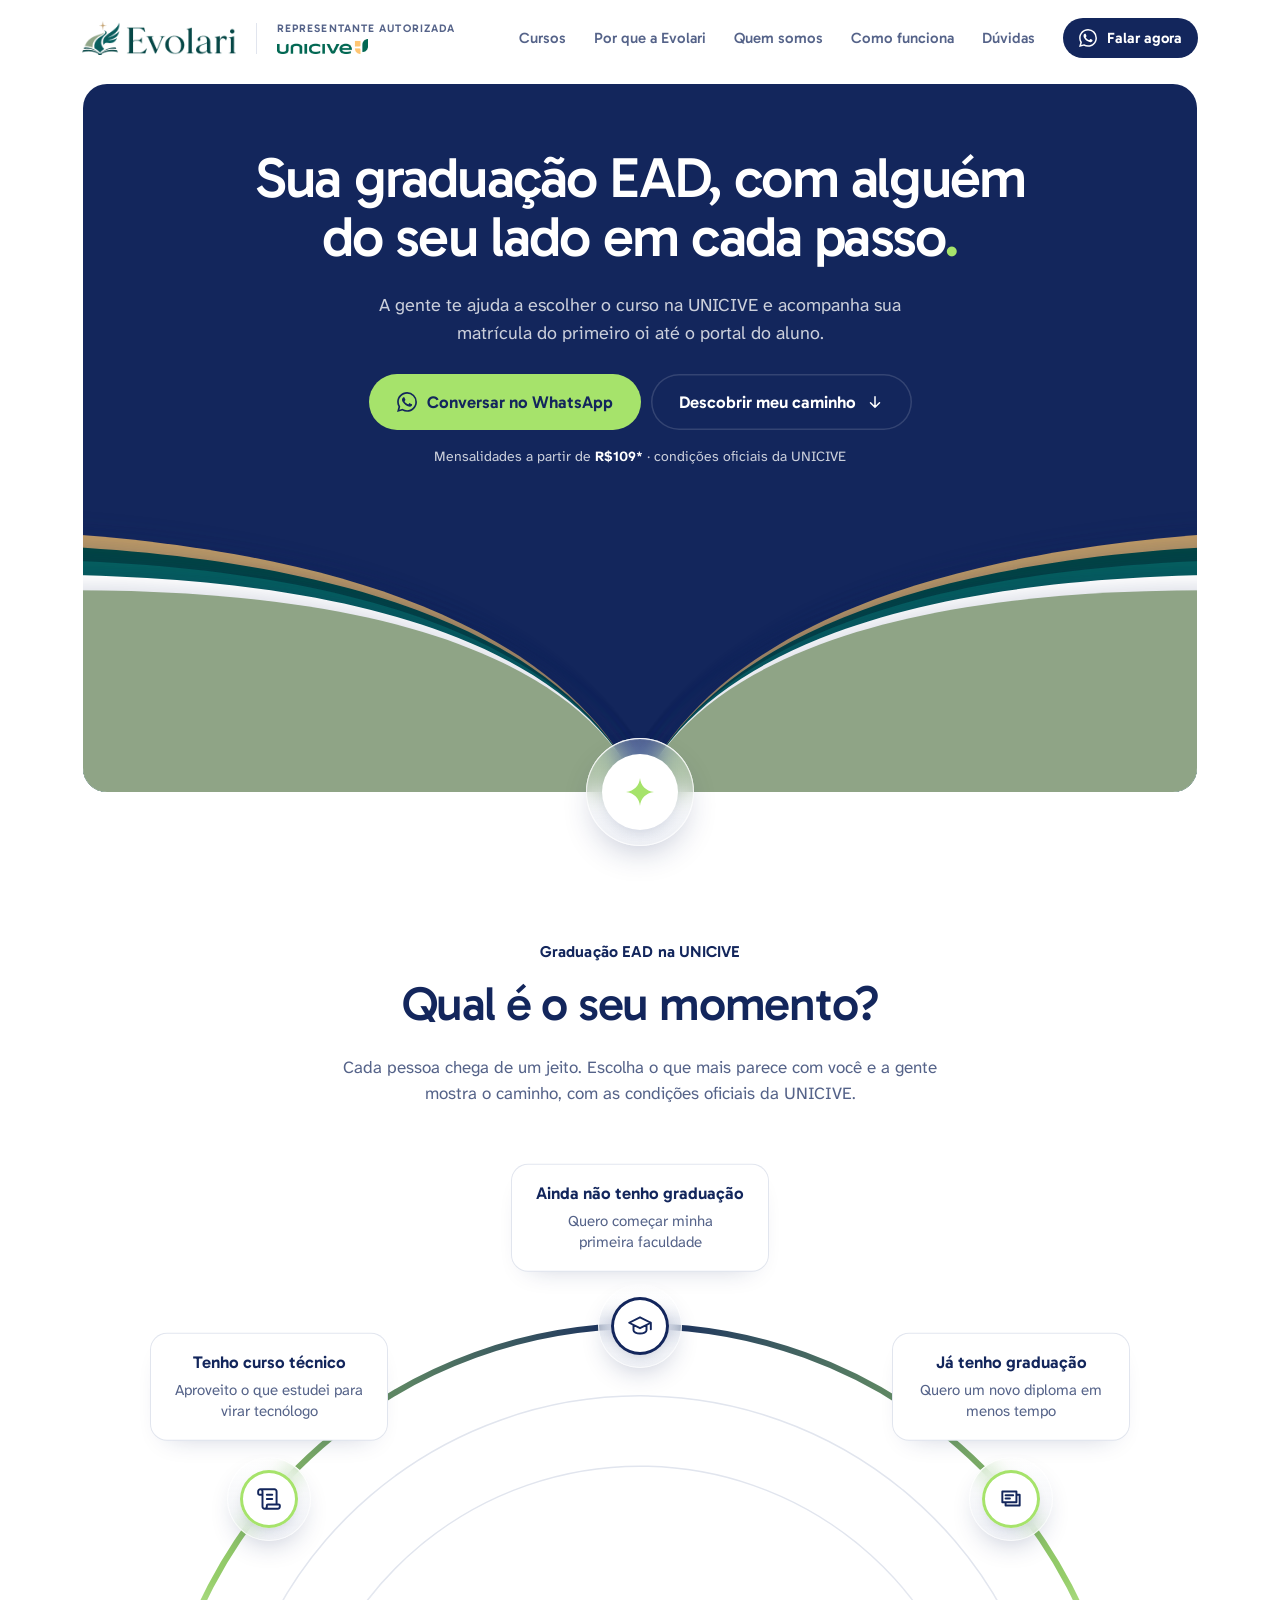
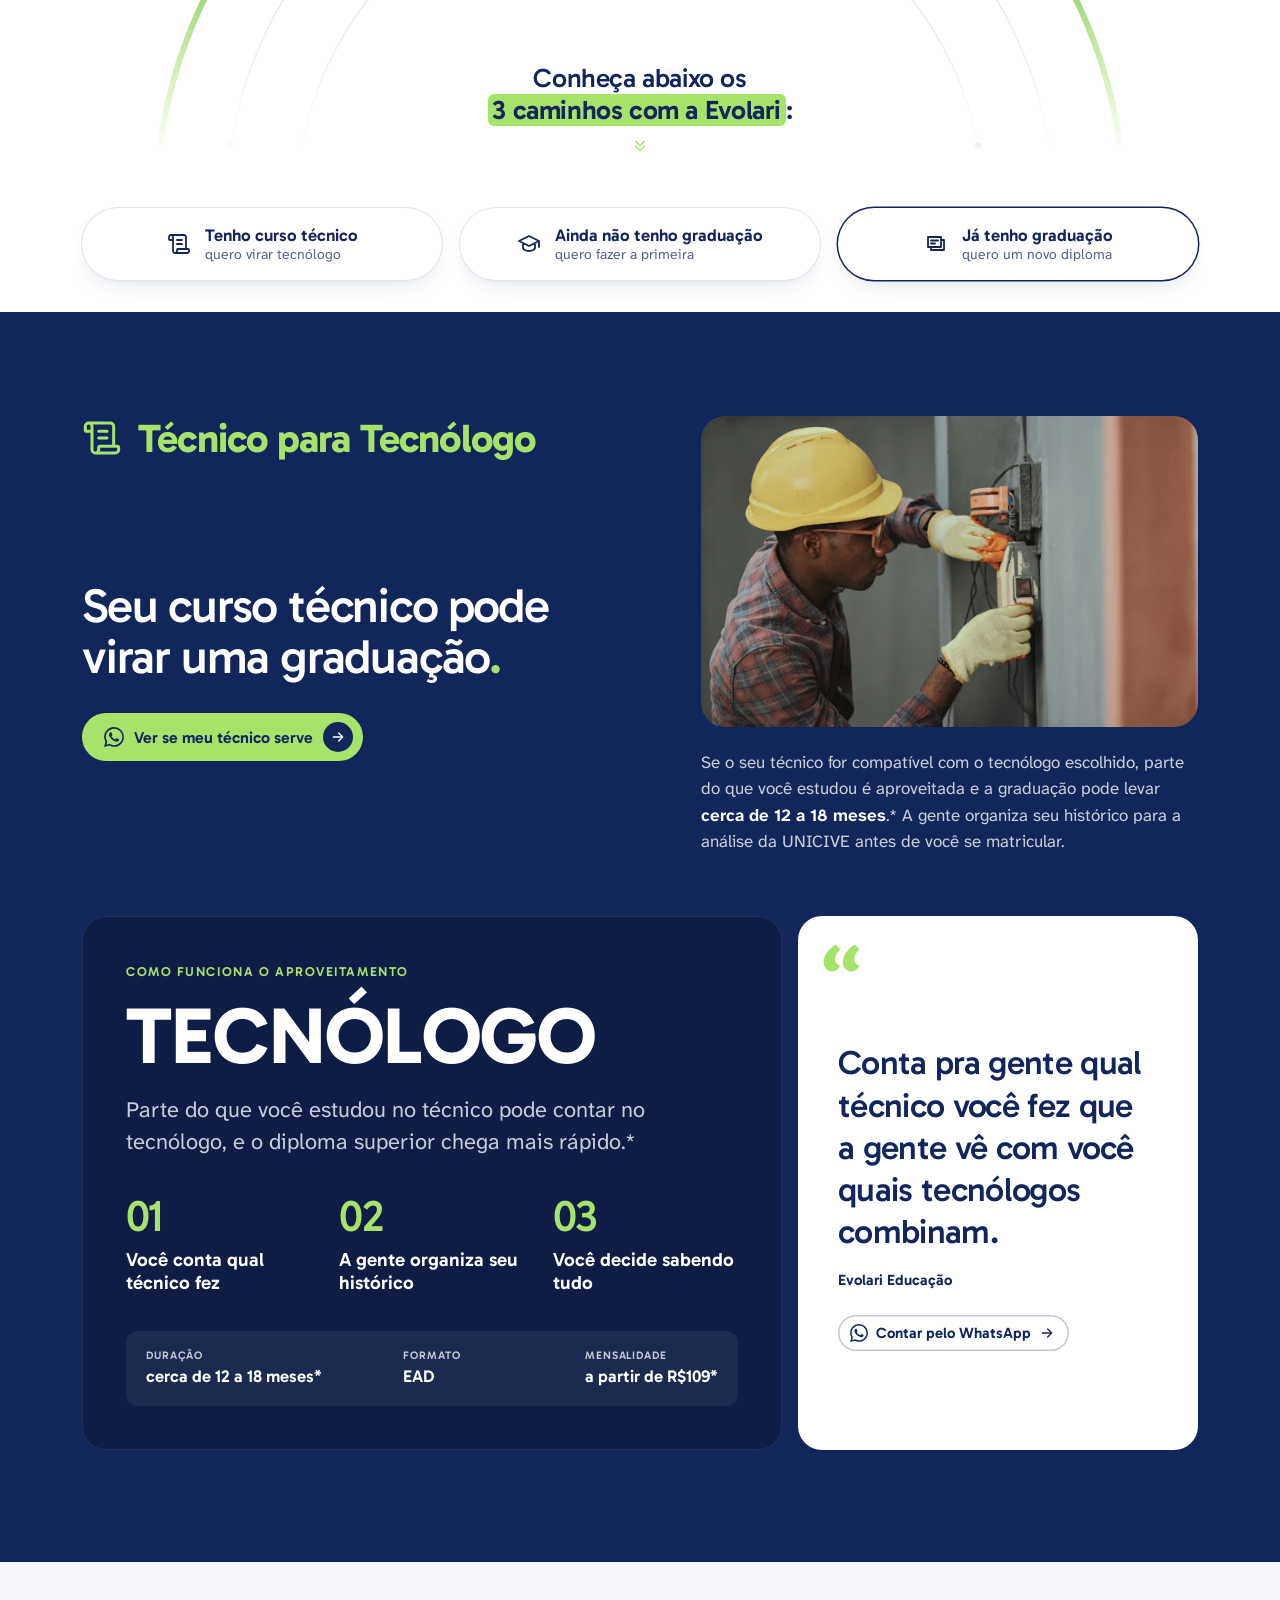
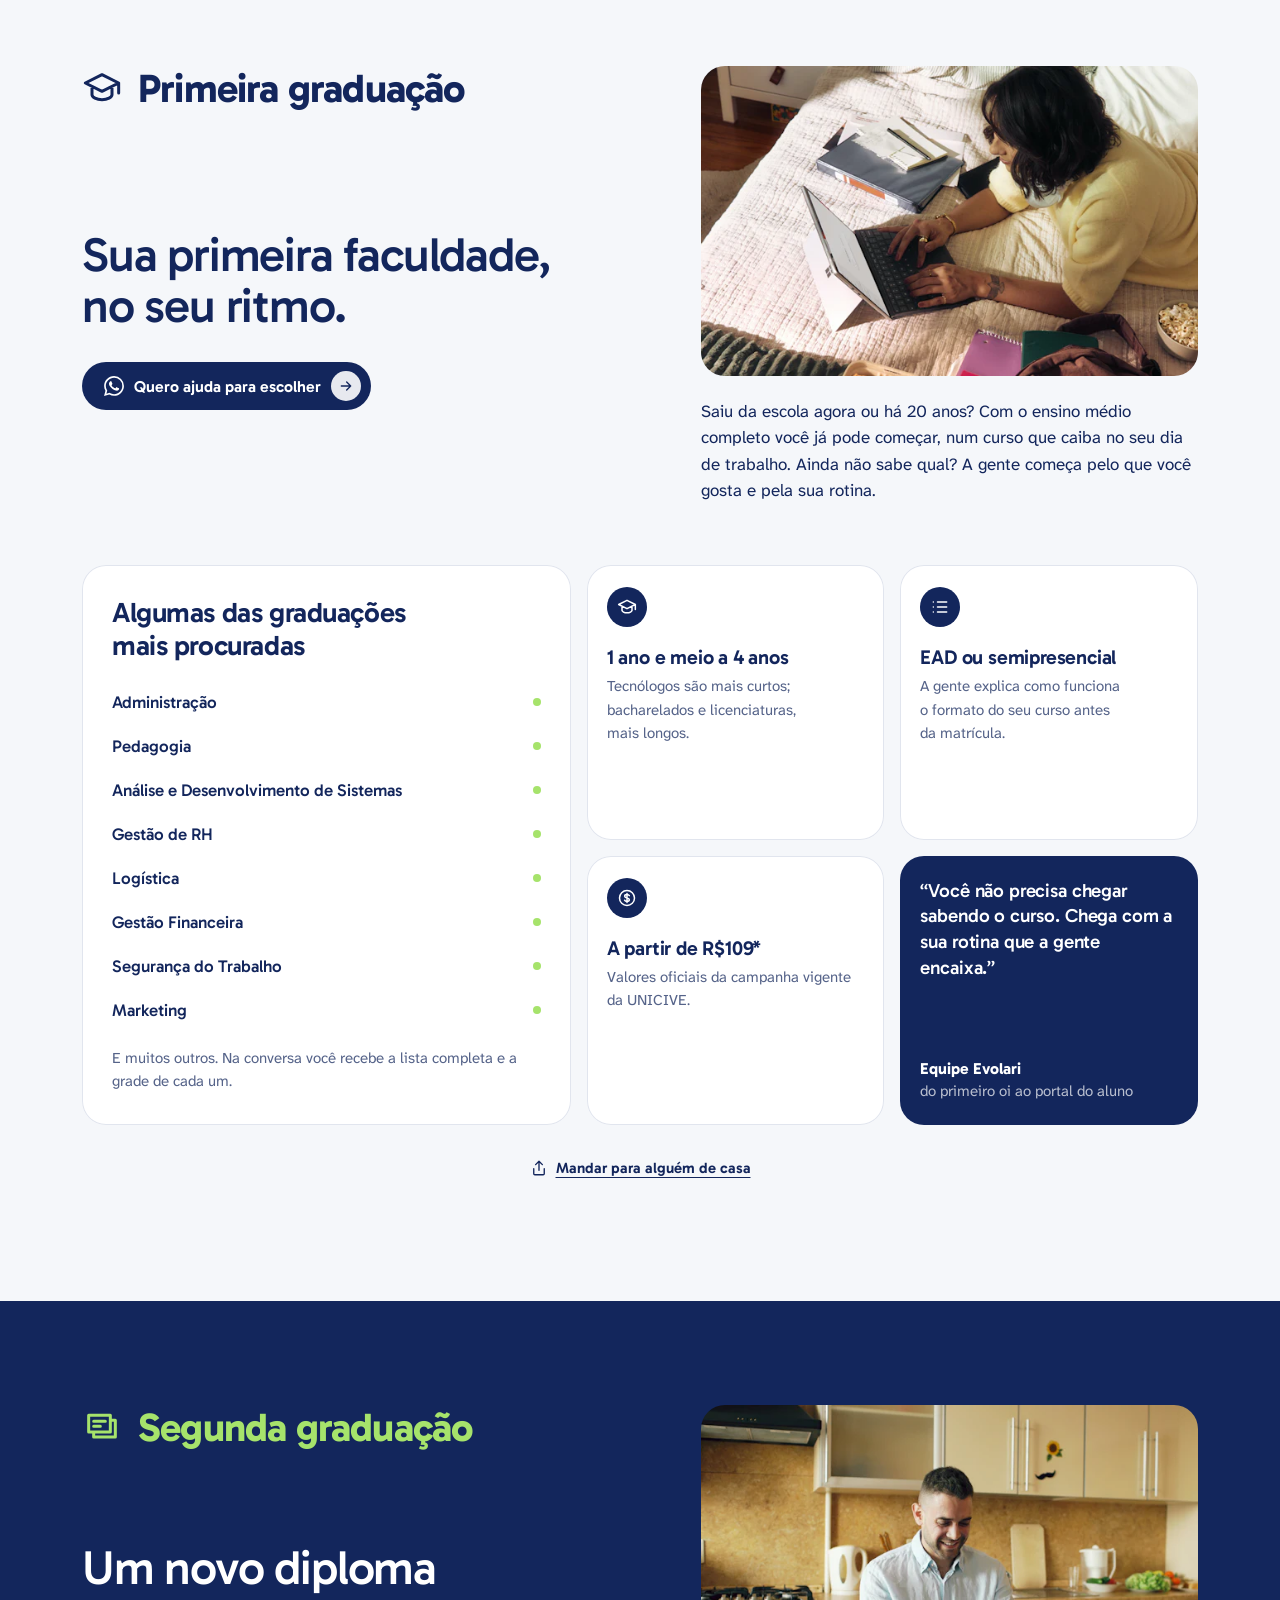
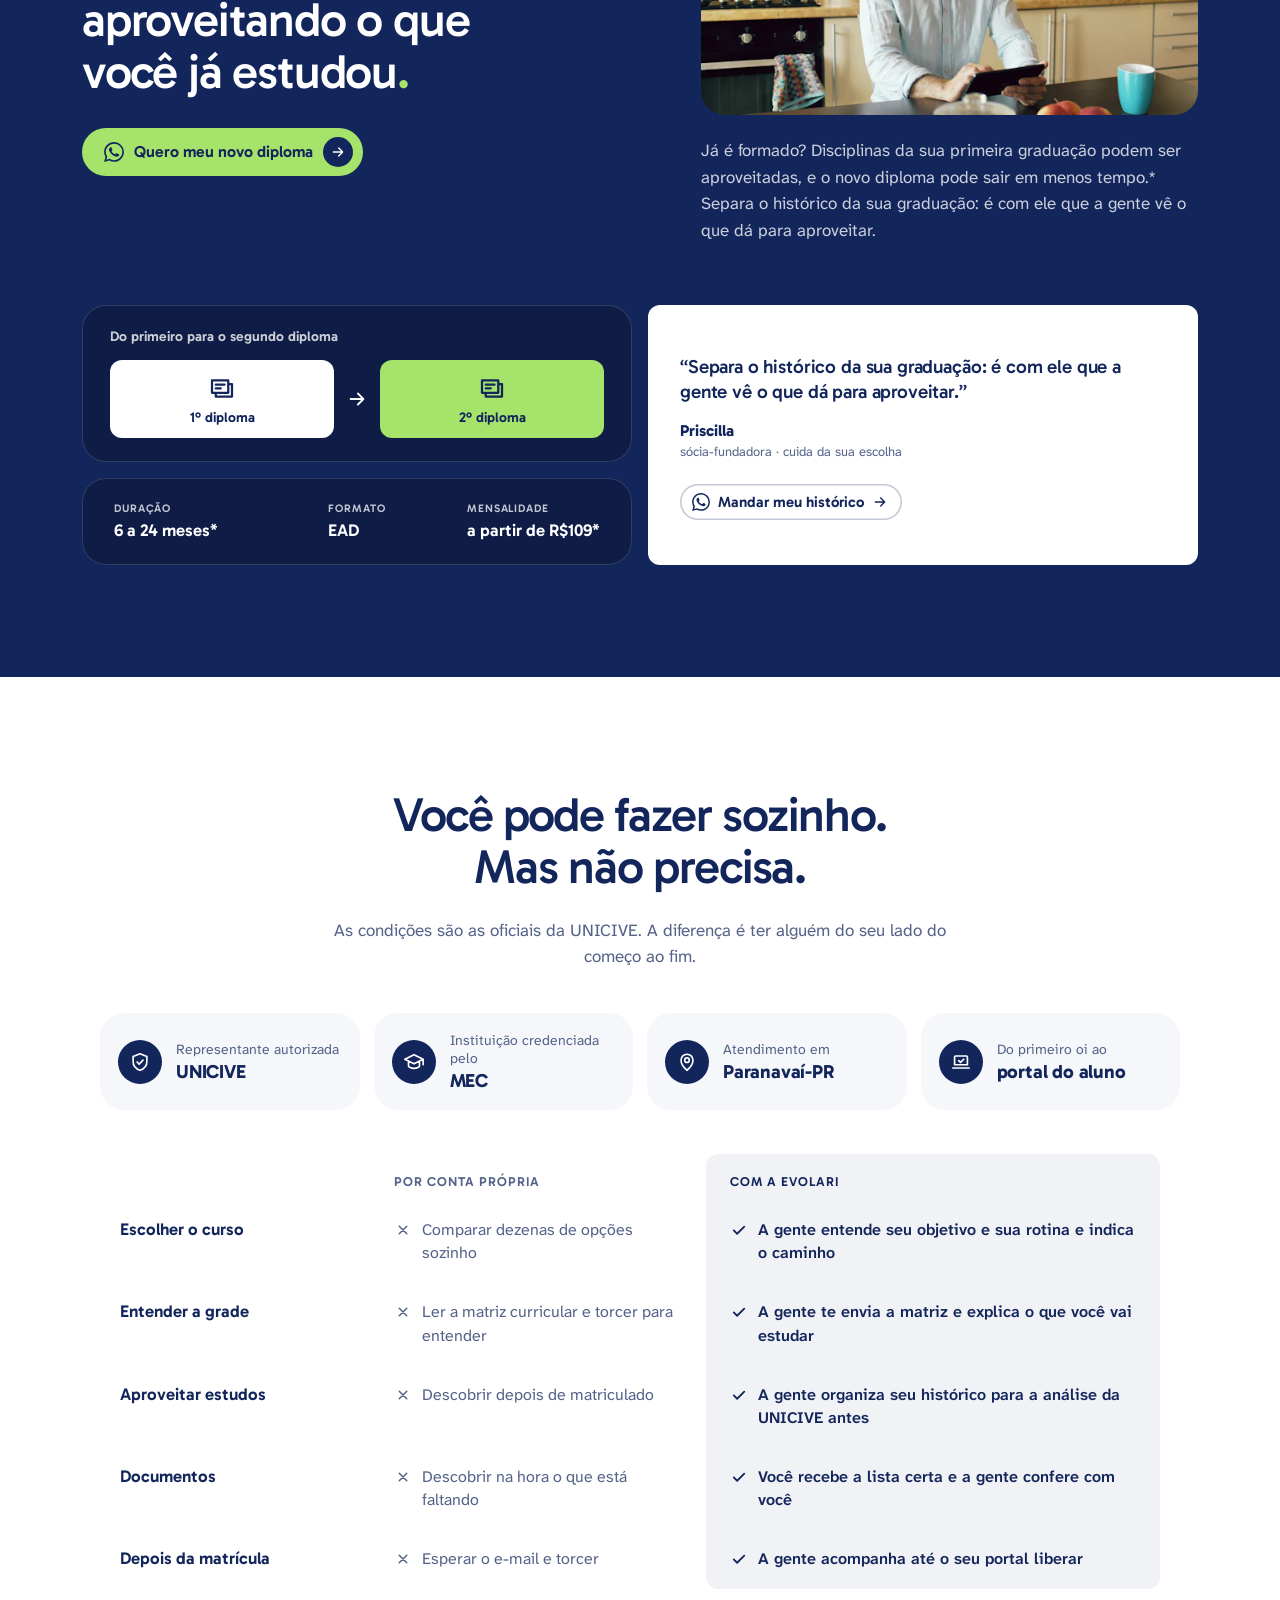
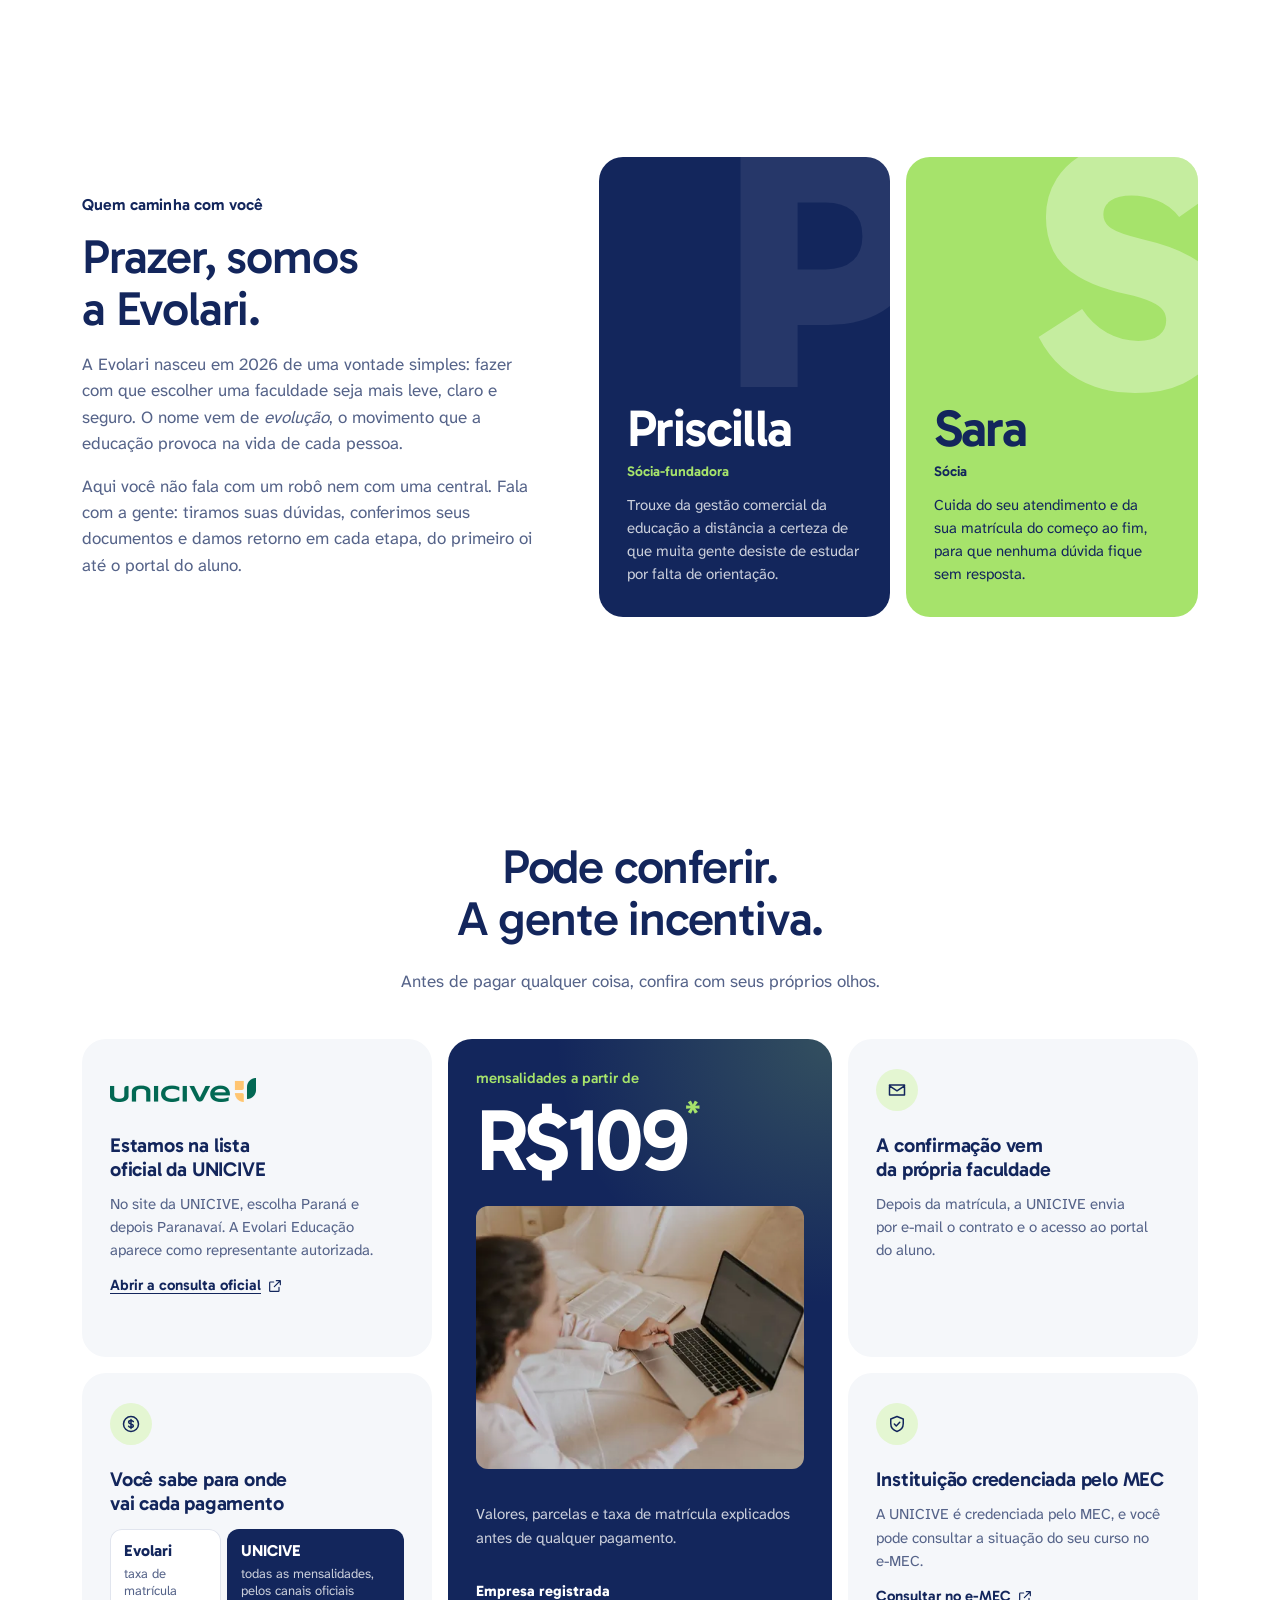
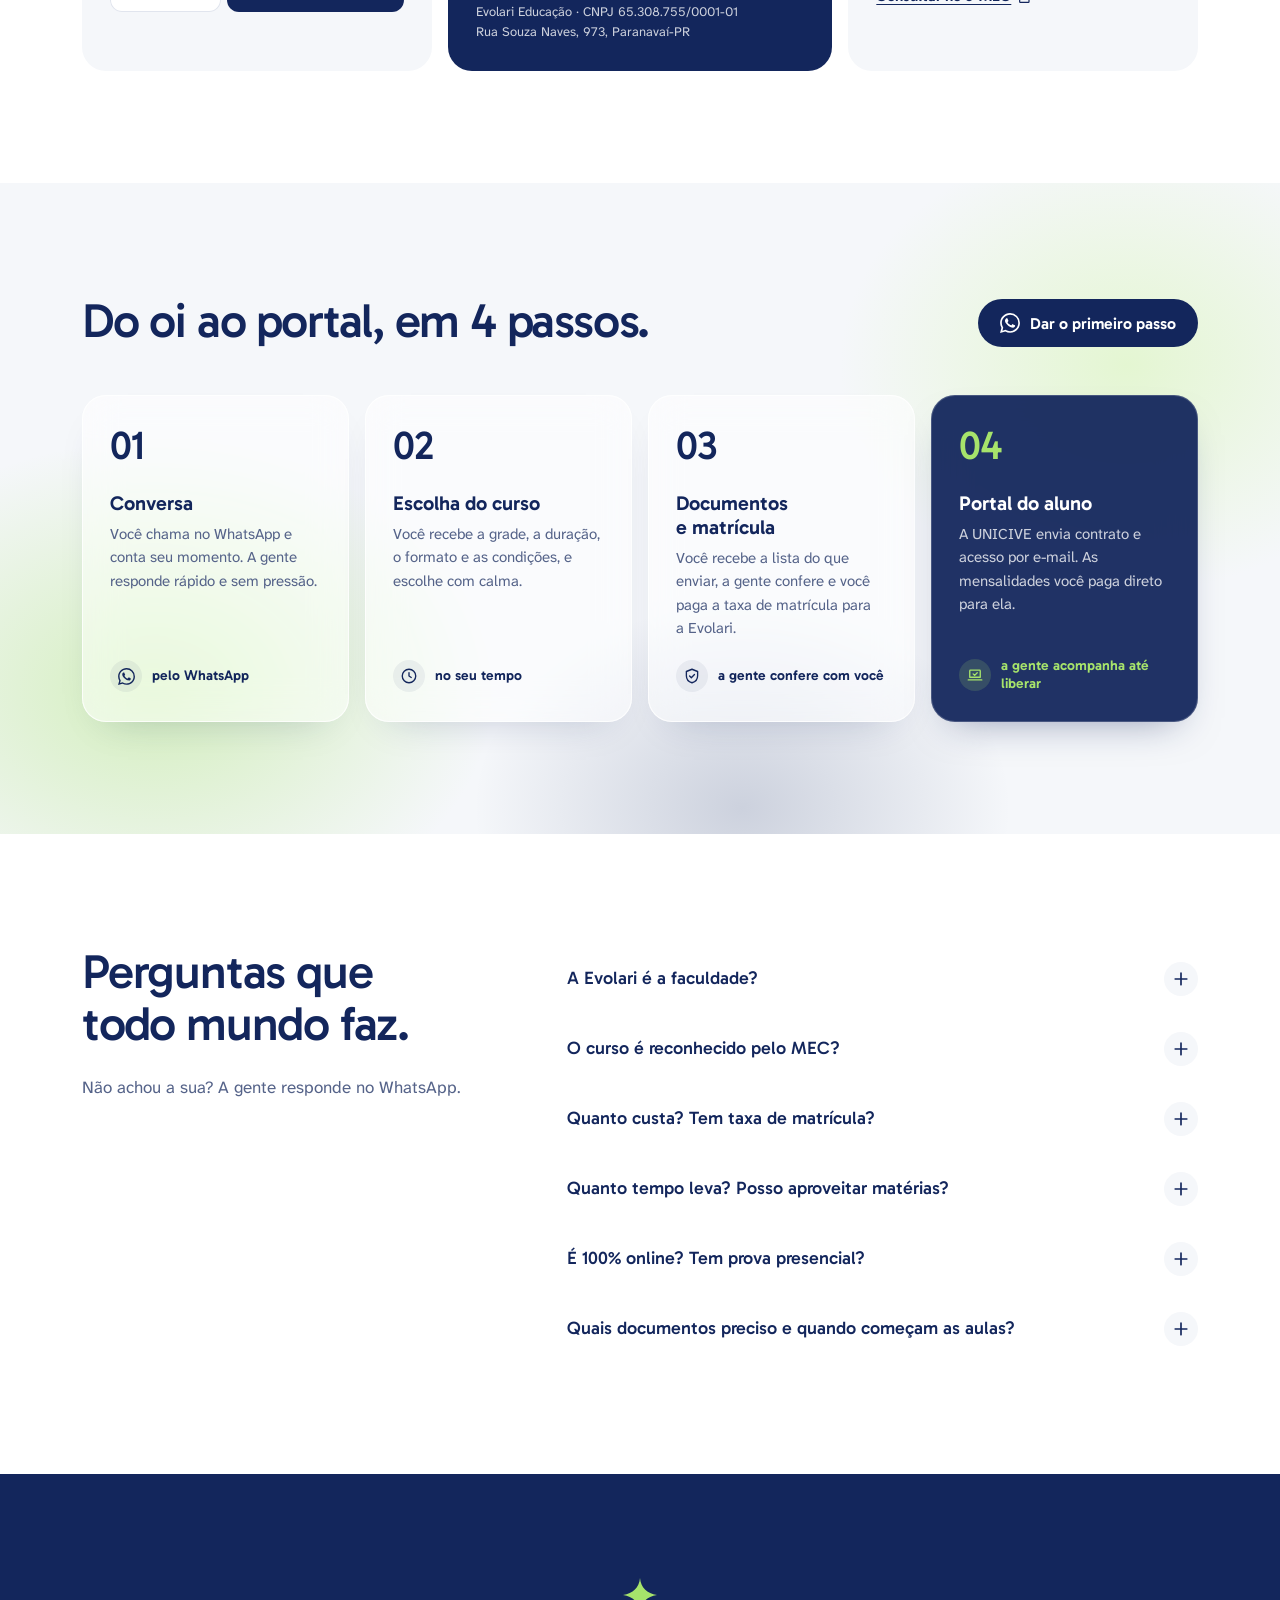
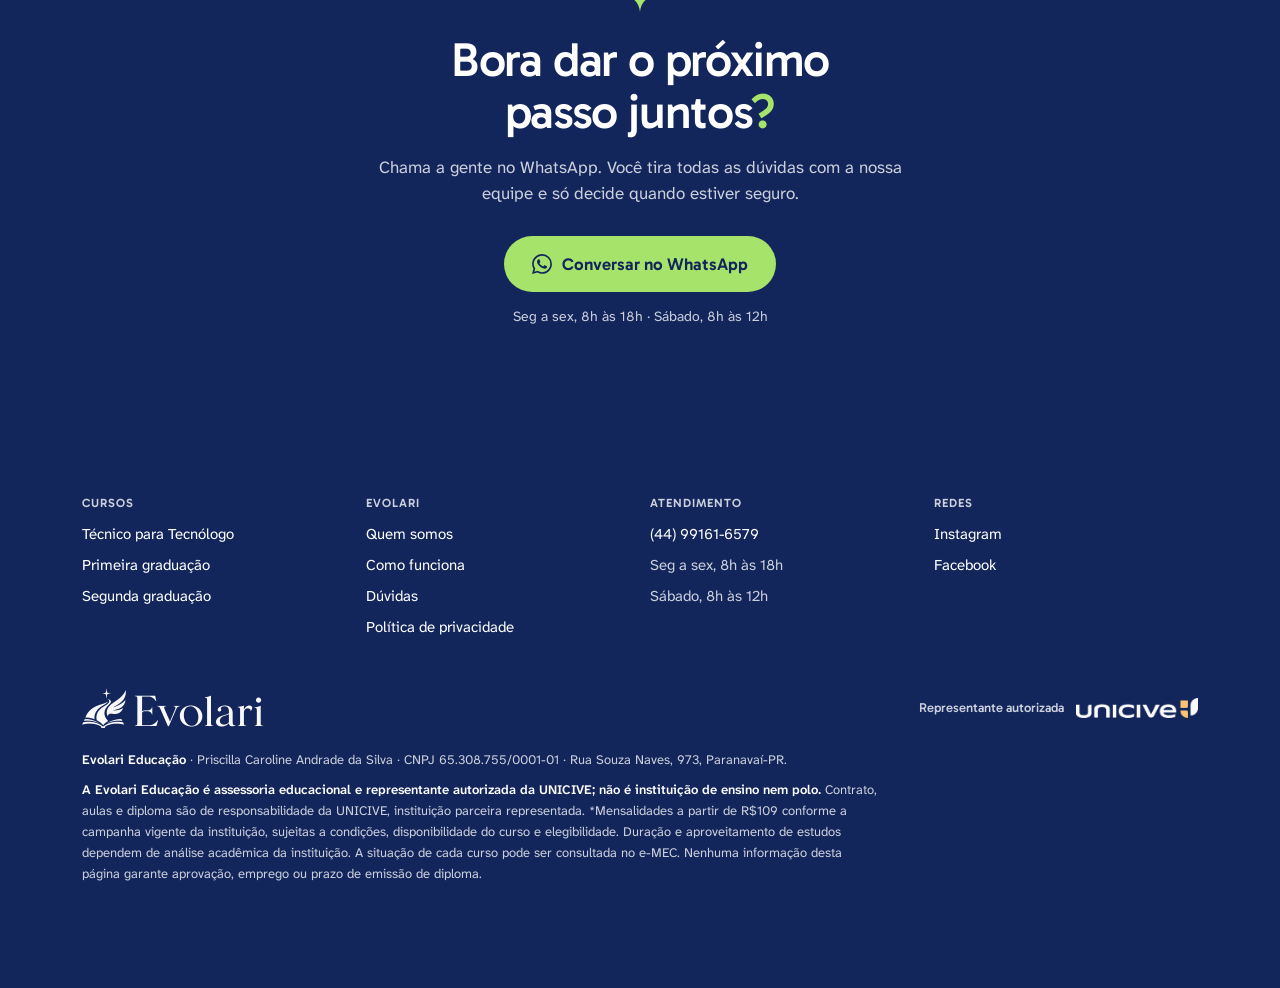
<file: index.html>
<!doctype html>
<html lang="pt-BR">
<head>
<meta charset="utf-8">
<meta name="viewport" content="width=device-width, initial-scale=1, viewport-fit=cover">
<title>Graduação EAD UNICIVE com assessoria em Paranavaí | Evolari</title>
<meta name="description" content="Técnico para Tecnólogo, primeira e segunda graduação EAD na UNICIVE, a partir de R$109/mês*. Orientação humana em Paranavaí-PR, do primeiro oi até a matrícula.">
<meta name="robots" content="noindex, nofollow">
<meta name="theme-color" content="#FFFFFF">
<meta name="format-detection" content="telephone=no">
<link rel="canonical" href="https://matheuswatanabe.github.io/evolari-educacao/">
<meta property="og:type" content="website">
<meta property="og:locale" content="pt_BR">
<meta property="og:site_name" content="Evolari Educação">
<meta property="og:url" content="https://matheuswatanabe.github.io/evolari-educacao/">
<meta property="og:title" content="Evolari Educação · Sua graduação EAD com alguém do seu lado">
<meta property="og:description" content="A gente te ajuda a escolher o curso na UNICIVE e acompanha sua matrícula do primeiro oi até o portal do aluno.">
<meta property="og:image" content="https://matheuswatanabe.github.io/evolari-educacao/img/og-evolari.jpg">
<meta property="og:image:type" content="image/jpeg">
<meta property="og:image:width" content="1200">
<meta property="og:image:height" content="630">
<meta property="og:image:alt" content="Logo da Evolari Educação, representante autorizada da UNICIVE">
<meta name="twitter:card" content="summary_large_image">
<link rel="icon" type="image/png" sizes="48x48" href="img/favicon-48.png">
<link rel="apple-touch-icon" href="img/apple-touch-icon.png">
<link rel="manifest" href="site.webmanifest">
<link rel="preload" href="fonts/gabarito-latin-wght-normal.woff2" as="font" type="font/woff2" crossorigin>
<link rel="preload" href="fonts/evolari-texto-wght.woff2" as="font" type="font/woff2" crossorigin>
<script>
  /* Antes da pintura: oferta (?para=) e curso (?curso=) vindos do anúncio, e se a página anima. */
  (function () {
    var d = document.documentElement, q = new URLSearchParams(location.search), p = q.get('para');
    // cursos com grupo de anúncios próprio: o slug da URL vira o nome no título e na mensagem do WhatsApp
    var cursos = { administracao: 'Administração', pedagogia: 'Pedagogia', ads: 'Análise e Desenvolvimento de Sistemas', rh: 'Gestão de RH', logistica: 'Logística', 'gestao-financeira': 'Gestão Financeira', 'seguranca-do-trabalho': 'Segurança do Trabalho', marketing: 'Marketing' };
    var c = cursos.hasOwnProperty(q.get('curso')) && cursos[q.get('curso')];
    if (c) { d.dataset.curso = c; if (!p) p = 'graduacao'; }
    if (p === 'tecnico' || p === 'graduacao' || p === 'segunda') d.dataset.para = p;
    if (!matchMedia('(prefers-reduced-motion: reduce)').matches) d.classList.add('motion');
  })();
</script>
<link rel="stylesheet" href="styles.css?v=52">
<script type="application/ld+json">
{"@context":"https://schema.org","@graph":[
{"@type":["LocalBusiness","ProfessionalService"],"@id":"https://matheuswatanabe.github.io/evolari-educacao/#empresa","name":"Evolari Educação","legalName":"Priscilla Caroline Andrade da Silva","description":"Assessoria educacional e representante autorizada da UNICIVE. Orientação para Técnico para Tecnólogo, primeira graduação e segunda graduação EAD, do primeiro contato até a matrícula.","url":"https://matheuswatanabe.github.io/evolari-educacao/","logo":"https://matheuswatanabe.github.io/evolari-educacao/img/icon-512.png","image":"https://matheuswatanabe.github.io/evolari-educacao/img/og-evolari.jpg","taxID":"65.308.755/0001-01","telephone":"+55-44-99161-6579","address":{"@type":"PostalAddress","streetAddress":"Rua Souza Naves, 973","addressLocality":"Paranavaí","addressRegion":"PR","postalCode":"87702-220","addressCountry":"BR"},"areaServed":[{"@type":"City","name":"Paranavaí"},{"@type":"Country","name":"Brasil"}],"foundingDate":"2026","founder":[{"@type":"Person","name":"Priscilla Caroline Andrade da Silva","jobTitle":"Sócia-fundadora"}],"openingHoursSpecification":[{"@type":"OpeningHoursSpecification","dayOfWeek":["Monday","Tuesday","Wednesday","Thursday","Friday"],"opens":"08:00","closes":"18:00"},{"@type":"OpeningHoursSpecification","dayOfWeek":"Saturday","opens":"08:00","closes":"12:00"}],"contactPoint":{"@type":"ContactPoint","contactType":"customer service","telephone":"+55-44-99161-6579","availableLanguage":"Portuguese","url":"https://wa.me/5544991616579"},"knowsAbout":["Graduação EAD","Técnico para Tecnólogo","Segunda graduação","Aproveitamento de estudos"],"hasOfferCatalog":{"@type":"OfferCatalog","name":"Assessoria para graduação EAD na UNICIVE","itemListElement":[{"@type":"Offer","itemOffered":{"@type":"Service","@id":"https://matheuswatanabe.github.io/evolari-educacao/#tecnico","name":"Técnico para Tecnólogo EAD","description":"Orientação para aproveitar o curso técnico em uma graduação tecnológica EAD da UNICIVE, com organização do histórico para a análise da instituição.","url":"https://matheuswatanabe.github.io/evolari-educacao/#tecnico"}},{"@type":"Offer","itemOffered":{"@type":"Service","@id":"https://matheuswatanabe.github.io/evolari-educacao/#graduacao","name":"Primeira graduação EAD","description":"Ajuda para escolher a primeira graduação EAD ou semipresencial da UNICIVE e acompanhamento da matrícula.","url":"https://matheuswatanabe.github.io/evolari-educacao/#graduacao"}},{"@type":"Offer","itemOffered":{"@type":"Service","@id":"https://matheuswatanabe.github.io/evolari-educacao/#segunda","name":"Segunda graduação EAD","description":"Orientação para uma segunda graduação EAD da UNICIVE com aproveitamento de disciplinas da primeira formação.","url":"https://matheuswatanabe.github.io/evolari-educacao/#segunda"}}]},"sameAs":["https://www.instagram.com/evolarieducacao/","https://www.facebook.com/share/1DgbH6VRsG/"]},
{"@type":"WebSite","@id":"https://matheuswatanabe.github.io/evolari-educacao/#site","url":"https://matheuswatanabe.github.io/evolari-educacao/","name":"Evolari Educação","inLanguage":"pt-BR","publisher":{"@id":"https://matheuswatanabe.github.io/evolari-educacao/#empresa"}},
{"@type":"WebPage","@id":"https://matheuswatanabe.github.io/evolari-educacao/#pagina","url":"https://matheuswatanabe.github.io/evolari-educacao/","name":"Graduação EAD UNICIVE com assessoria em Paranavaí | Evolari","description":"Técnico para Tecnólogo, primeira e segunda graduação EAD na UNICIVE, com orientação humana da Evolari Educação em Paranavaí-PR, do primeiro contato até a matrícula.","dateModified":"2026-10-20","isPartOf":{"@id":"https://matheuswatanabe.github.io/evolari-educacao/#site"},"about":{"@id":"https://matheuswatanabe.github.io/evolari-educacao/#empresa"},"primaryImageOfPage":"https://matheuswatanabe.github.io/evolari-educacao/img/og-evolari.jpg","inLanguage":"pt-BR"},
{"@type":"FAQPage","@id":"https://matheuswatanabe.github.io/evolari-educacao/#duvidas","mainEntity":[
{"@type":"Question","name":"A Evolari é a faculdade?","acceptedAnswer":{"@type":"Answer","text":"Não. Somos uma assessoria educacional e representante autorizada da UNICIVE. A gente orienta você e cuida da sua matrícula; aulas, contrato e diploma são da UNICIVE."}},
{"@type":"Question","name":"O curso é reconhecido pelo MEC?","acceptedAnswer":{"@type":"Answer","text":"A UNICIVE é uma instituição credenciada pelo MEC, e a situação de cada curso pode ser consultada no e-MEC. Na conversa, a gente te mostra como conferir o seu."}},
{"@type":"Question","name":"Quanto custa? Tem taxa de matrícula?","acceptedAnswer":{"@type":"Answer","text":"As mensalidades começam em R$109*, conforme o curso e a campanha vigente da UNICIVE. A taxa de matrícula é paga à Evolari e as mensalidades vão direto para a UNICIVE. Todos os valores e parcelas são explicados antes de qualquer pagamento."}},
{"@type":"Question","name":"Quanto tempo leva? Posso aproveitar matérias?","acceptedAnswer":{"@type":"Answer","text":"Depende do curso e da sua formação anterior. A UNICIVE analisa seu diploma e seu histórico, e a gente te ajuda a reunir tudo para essa análise."}},
{"@type":"Question","name":"É 100% online? Tem prova presencial?","acceptedAnswer":{"@type":"Answer","text":"No EAD quase tudo acontece pelo ambiente virtual, mas alguns cursos têm provas, estágios ou práticas presenciais no polo. No semipresencial há encontros presenciais. Antes da matrícula a gente te explica como funciona o seu curso."}},
{"@type":"Question","name":"Quais documentos preciso e quando começam as aulas?","acceptedAnswer":{"@type":"Answer","text":"A lista muda conforme o curso e a sua formação anterior; na conversa você recebe a lista certa. No EAD, as entradas acontecem em vários períodos do ano, e o início depende do calendário de cada curso."}}]}
]}
</script>
</head>
<body>

<svg width="0" height="0" style="position:absolute" aria-hidden="true">
  <symbol id="i-wa" viewBox="0 0 24 24"><path fill="currentColor" d="M17.472 14.382c-.297-.149-1.758-.867-2.03-.967-.273-.099-.471-.148-.67.15-.197.297-.767.966-.94 1.164-.173.199-.347.223-.644.075-.297-.15-1.255-.463-2.39-1.475-.883-.788-1.48-1.761-1.653-2.059-.173-.297-.018-.458.13-.606.134-.133.298-.347.446-.52.149-.174.198-.298.298-.497.099-.198.05-.371-.025-.52-.075-.149-.669-1.612-.916-2.207-.242-.579-.487-.5-.669-.51-.173-.008-.371-.01-.57-.01-.198 0-.52.074-.792.372-.272.297-1.04 1.016-1.04 2.479 0 1.462 1.065 2.875 1.213 3.074.149.198 2.096 3.2 5.077 4.487.709.306 1.262.489 1.694.625.712.227 1.36.195 1.871.118.571-.085 1.758-.719 2.006-1.413.248-.694.248-1.289.173-1.413-.074-.124-.272-.198-.57-.347m-5.421 7.403h-.004a9.870 9.870 0 01-5.031-1.378l-.361-.214-3.741.982.998-3.648-.235-.374a9.860 9.860 0 01-1.510-5.260c.001-5.450 4.436-9.884 9.888-9.884 2.640 0 5.122 1.030 6.988 2.898a9.825 9.825 0 012.893 6.994c-.003 5.450-4.437 9.884-9.885 9.884m8.413-18.297A11.815 11.815 0 0012.050 0C5.495 0 .160 5.335.157 11.892c0 2.096.547 4.142 1.588 5.945L.057 24l6.305-1.654a11.882 11.882 0 005.683 1.448h.005c6.554 0 11.890-5.335 11.893-11.893a11.821 11.821 0 00-3.480-8.413Z"/></symbol>
  <symbol id="i-star" viewBox="0 0 24 24"><path fill="currentColor" d="M12 0c.6 6.7 4.9 11 12 12-7.1 1-11.4 5.3-12 12-.6-6.7-4.9-11-12-12 7.1-1 11.4-5.3 12-12Z"/></symbol>
  <symbol id="i-share" viewBox="0 0 24 24"><path fill="none" stroke="currentColor" stroke-width="1.8" stroke-linecap="round" stroke-linejoin="round" d="M12 3v12M7.5 7.5 12 3l4.5 4.5M5 13v6.5c0 .8.7 1.5 1.5 1.5h11c.8 0 1.5-.7 1.5-1.5V13"/></symbol>
  <symbol id="i-out" viewBox="0 0 24 24"><path fill="none" stroke="currentColor" stroke-width="1.8" stroke-linecap="round" stroke-linejoin="round" d="M14 4h6v6M20 4l-9 9M18 14v5a1 1 0 0 1-1 1H5a1 1 0 0 1-1-1V7a1 1 0 0 1 1-1h5"/></symbol>
  <symbol id="i-chevrons" viewBox="0 0 24 24"><path fill="none" stroke="currentColor" stroke-width="1.6" stroke-linecap="round" stroke-linejoin="round" d="m7 6.5 5 5 5-5M7 12.5l5 5 5-5"/></symbol>
  <symbol id="i-down" viewBox="0 0 24 24"><path fill="none" stroke="currentColor" stroke-width="2" stroke-linecap="round" stroke-linejoin="round" d="M12 5v14M6 13l6 6 6-6"/></symbol>
  <symbol id="i-arrow" viewBox="0 0 24 24"><path fill="none" stroke="currentColor" stroke-width="2" stroke-linecap="round" stroke-linejoin="round" d="M5 12h14M13 6l6 6-6 6"/></symbol>
  <symbol id="i-plus" viewBox="0 0 24 24"><path fill="none" stroke="currentColor" stroke-width="2" stroke-linecap="round" d="M12 5v14M5 12h14"/></symbol>
  <symbol id="i-check" viewBox="0 0 24 24"><path fill="none" stroke="currentColor" stroke-width="2.4" stroke-linecap="round" stroke-linejoin="round" d="m5 12.5 4.5 4.5L19 7.5"/></symbol>
  <symbol id="i-x" viewBox="0 0 24 24"><path fill="none" stroke="currentColor" stroke-width="2" stroke-linecap="round" d="m7 7 10 10M17 7 7 17"/></symbol>
  <!-- pergaminho: ícone "scroll-text" do Lucide (licença ISC) -->
  <symbol id="i-scroll" viewBox="0 0 24 24"><path fill="none" stroke="currentColor" stroke-width="1.8" stroke-linecap="round" stroke-linejoin="round" d="M15 12h-5M15 8h-5M19 17V5a2 2 0 0 0-2-2H4M8 21h12a2 2 0 0 0 2-2v-1a1 1 0 0 0-1-1H11a1 1 0 0 0-1 1v1a2 2 0 1 1-4 0V5a2 2 0 1 0-4 0v2a1 1 0 0 0 1 1h3"/></symbol>
  <symbol id="i-cap" viewBox="0 0 24 24"><path fill="none" stroke="currentColor" stroke-width="1.8" stroke-linecap="round" stroke-linejoin="round" d="m2 9 10-5 10 5-10 5L2 9Zm4 2.2V16c0 1.5 2.7 3 6 3s6-1.5 6-3v-4.8M22 9v6"/></symbol>
  <symbol id="i-diploma" viewBox="0 0 24 24"><path fill="none" stroke="currentColor" stroke-width="1.8" stroke-linecap="round" stroke-linejoin="round" d="M4 5h13v10H4zM7 8.5h7M7 11.5h4M17 8h3v10H7v-3"/></symbol>
  <symbol id="i-list" viewBox="0 0 24 24"><path fill="none" stroke="currentColor" stroke-width="1.8" stroke-linecap="round" stroke-linejoin="round" d="M9 6h11M9 12h11M9 18h11M4 6l.01 0M4 12l.01 0M4 18l.01 0"/></symbol>
  <symbol id="i-coin" viewBox="0 0 24 24"><path fill="none" stroke="currentColor" stroke-width="1.8" stroke-linecap="round" stroke-linejoin="round" d="M12 3a9 9 0 1 0 0 18 9 9 0 0 0 0-18Zm2.8 6.2c-.5-.9-1.6-1.4-2.8-1.4-1.6 0-2.8.8-2.8 2s1.2 1.7 2.8 2.1 2.8 1 2.8 2.2-1.2 2-2.8 2c-1.3 0-2.4-.5-2.9-1.5M12 6.5v11"/></symbol>
  <symbol id="i-mail" viewBox="0 0 24 24"><path fill="none" stroke="currentColor" stroke-width="1.8" stroke-linecap="round" stroke-linejoin="round" d="M3 6h18v12H3zM3 7l9 6 9-6"/></symbol>
  <symbol id="i-pin" viewBox="0 0 24 24"><path fill="none" stroke="currentColor" stroke-width="1.8" stroke-linecap="round" stroke-linejoin="round" d="M12 21s-6.5-5.6-6.5-11a6.5 6.5 0 0 1 13 0c0 5.4-6.5 11-6.5 11Zm0-8.5a2.5 2.5 0 1 0 0-5 2.5 2.5 0 0 0 0 5Z"/></symbol>
  <symbol id="i-laptop" viewBox="0 0 24 24"><path fill="none" stroke="currentColor" stroke-width="1.8" stroke-linecap="round" stroke-linejoin="round" d="M5 6.5c0-.6.4-1 1-1h12c.6 0 1 .4 1 1V15H5V6.5ZM3 18.5h18M9.5 10.5l2 2 3.5-3.5"/></symbol>
  <symbol id="i-clock" viewBox="0 0 24 24"><path fill="none" stroke="currentColor" stroke-width="1.8" stroke-linecap="round" stroke-linejoin="round" d="M12 3a9 9 0 1 0 0 18 9 9 0 0 0 0-18Zm0 4.5V12l3 2"/></symbol>
  <symbol id="i-shield" viewBox="0 0 24 24"><path fill="none" stroke="currentColor" stroke-width="1.8" stroke-linecap="round" stroke-linejoin="round" d="M12 3 4.5 6v5.5c0 4.5 3.2 8.2 7.5 9.5 4.3-1.3 7.5-5 7.5-9.5V6L12 3Zm-3.2 9 2.3 2.3 4.2-4.3"/></symbol>
</svg>

<a class="skip" href="#momento">Pular para as opções de curso</a>

<header class="top">
  <div class="top__in">
    <div class="top__id">
      <a class="top__brand" href="#topo" aria-label="Evolari Educação, início">
        <img src="img/logo-horizontal.png" width="181" height="40" alt="Evolari Educação" fetchpriority="high">
      </a>
      <a class="top__seal" href="https://unicive.com/representantes-autorizados/" target="_blank" rel="noopener" data-track="selo-topo">
        <span>Representante autorizada</span><img src="img/unicive.png" width="91" height="15" alt="UNICIVE">
      </a>
    </div>
    <nav class="top__nav" id="menu" aria-label="Seções">
      <a href="#momento">Cursos</a>
      <a href="#por-que">Por que a Evolari</a>
      <a href="#quem">Quem somos</a>
      <a href="#como">Como funciona</a>
      <a href="#duvidas">Dúvidas</a>
      <div class="top__menu-foot">
        <a class="top__menu-seal" href="https://unicive.com/representantes-autorizados/" target="_blank" rel="noopener" data-track="selo-menu">
          <span>Representante autorizada</span><img src="img/unicive.png" width="110" height="18" alt="UNICIVE">
        </a>
        <a class="pill pill--teal pill--lg js-wa" href="https://wa.me/5544991616579" target="_blank" rel="noopener" data-pos="menu">
          <svg><use href="#i-wa"/></svg><span>Conversar no WhatsApp</span>
        </a>
      </div>
    </nav>
    <a class="pill pill--teal top__cta js-wa" href="https://wa.me/5544991616579" target="_blank" rel="noopener" data-pos="topo-menu" aria-label="Falar agora no WhatsApp">
      <svg aria-hidden="true"><use href="#i-wa"/></svg><span>Falar agora</span>
    </a>
    <button type="button" class="top__burger" aria-expanded="false" aria-controls="menu" aria-label="Abrir menu">
      <span></span><span></span><span></span>
    </button>
  </div>
</header>
<div class="scrim" aria-hidden="true"></div>

<main id="topo">

  <!-- ── Topo: o livro abre ───────────────────────────── -->
  <section class="hero" aria-labelledby="hero-title">
    <div class="book" aria-hidden="true"><svg class="book__svg"></svg></div>
    <div class="hero__copy">
      <h1 id="hero-title" class="hero__title" data-tecnico="Seu curso técnico pode virar uma graduação" data-graduacao="Sua primeira faculdade, no seu ritmo" data-segunda="Um novo diploma aproveitando o que você já estudou">Sua graduação EAD, com alguém do seu lado em cada passo<i class="dot">.</i></h1>
      <script>/* título do anúncio (?curso= ou ?para=) trocado antes da pintura */ (function (h, d) { d = document.documentElement.dataset; if (d.curso) h.firstChild.nodeValue = d.curso + ' EAD na UNICIVE, com alguém do seu lado em cada passo'; else if (d.para && h.dataset[d.para]) h.firstChild.nodeValue = h.dataset[d.para]; })(document.getElementById('hero-title'));</script>
      <p class="hero__lead">A gente te ajuda a escolher o curso na UNICIVE e acompanha sua matrícula do primeiro oi até o portal do aluno.</p>
      <div class="hero__actions">
        <a class="pill pill--gold pill--lg js-wa" href="https://wa.me/5544991616579" target="_blank" rel="noopener" data-pos="topo">
          <svg><use href="#i-wa"/></svg><span>Conversar no WhatsApp</span>
        </a>
        <a class="pill pill--ghost pill--lg" href="#momento">Descobrir meu caminho<svg><use href="#i-down"/></svg></a>
      </div>
      <p class="hero__meta">Mensalidades a partir de <b>R$109*</b> · condições oficiais da UNICIVE</p>
    </div>

    <div class="stage"></div>
    <div class="hub" aria-hidden="true"><svg><use href="#i-star"/></svg></div>
  </section>

  <!-- ── Qual é o seu momento (arco) ──────────────────── -->
  <section class="sec moment" id="momento" aria-labelledby="momento-title">
    <div class="wrap">
      <p class="eyebrow">Graduação EAD na UNICIVE</p>
      <h2 id="momento-title" class="h2 center">Qual é o seu momento<i class="dot">?</i></h2>
      <p class="lead center">Cada pessoa chega de um jeito. Escolha o que mais parece com você e a gente mostra o caminho, com as condições oficiais da UNICIVE.</p>

      <div class="arc rv" aria-hidden="true">
        <svg class="arc__svg" viewBox="0 0 1000 470">
          <defs>
            <linearGradient id="arc-g" x1="0" x2="1" y1="0" y2="0">
              <stop offset="0" class="arc-g__a"/>
              <stop offset=".5" class="arc-g__b"/>
              <stop offset="1" class="arc-g__a"/>
            </linearGradient>
            <linearGradient id="arc-fade-g" x1="0" x2="0" y1="0" y2="1">
              <stop offset=".62" stop-color="#fff"/>
              <stop offset="1" stop-color="#fff" stop-opacity="0"/>
            </linearGradient>
            <mask id="arc-fade" maskUnits="userSpaceOnUse" x="0" y="0" width="1000" height="470">
              <rect width="1000" height="470" fill="url(#arc-fade-g)"/>
            </mask>
          </defs>
          <g mask="url(#arc-fade)">
            <path class="arc__ring" d="M90.7 460A414.3 414.3 0 0 1 909.3 460"/>
            <path class="arc__ring" d="M161.8 460A344.3 344.3 0 0 1 838.2 460"/>
            <path class="arc__orbit arc__orbit--1" d="M90.7 460A414.3 414.3 0 0 1 909.3 460" pathLength="1"/>
            <path class="arc__orbit arc__orbit--2" d="M838.2 460A344.3 344.3 0 0 0 161.8 460" pathLength="1"/>
            <path class="arc__track" d="M20 460A484.3 484.3 0 0 1 980 460"/>
            <path class="arc__line" d="M20 460A484.3 484.3 0 0 1 980 460" pathLength="1"/>
            <path class="arc__orbit arc__orbit--3" d="M20 460A484.3 484.3 0 0 1 980 460" pathLength="1"/>
          </g>
        </svg>
        <button type="button" class="arc__node n1" data-go="tecnico" tabindex="-1"><svg><use href="#i-scroll"/></svg></button>
        <button type="button" class="arc__node n2" data-go="graduacao" tabindex="-1"><svg><use href="#i-cap"/></svg></button>
        <button type="button" class="arc__node n3" data-go="segunda" tabindex="-1"><svg><use href="#i-diploma"/></svg></button>
        <p class="arc__label l1"><b>Tenho curso técnico</b>Aproveito o que estudei para virar tecnólogo</p>
        <p class="arc__label l2"><b>Ainda não tenho graduação</b>Quero começar minha primeira faculdade</p>
        <p class="arc__label l3"><b>Já tenho graduação</b>Quero um novo diploma em menos tempo</p>
        <div class="arc__center">
          <p>Conheça abaixo os<br><b>3 caminhos com a Evolari</b><i class="dot">:</i></p>
          <svg><use href="#i-chevrons"/></svg>
        </div>
      </div>
    </div>

    <div class="tabs" role="group" aria-label="Escolha seu momento">
      <div class="tabs__in">
        <button type="button" class="tab" data-choice="tecnico" aria-pressed="false" aria-controls="tecnico">
          <svg><use href="#i-scroll"/></svg><span><b>Tenho curso técnico</b>quero virar tecnólogo</span>
        </button>
        <button type="button" class="tab" data-choice="graduacao" aria-pressed="false" aria-controls="graduacao">
          <svg><use href="#i-cap"/></svg><span><b>Ainda não tenho graduação</b>quero fazer a primeira</span>
        </button>
        <button type="button" class="tab" data-choice="segunda" aria-pressed="false" aria-controls="segunda">
          <svg><use href="#i-diploma"/></svg><span><b>Já tenho graduação</b>quero um novo diploma</span>
        </button>
      </div>
    </div>
  </section>

  <!-- ── Caminho 1 · técnico → tecnólogo (petróleo) ───── -->
  <section class="band band--teal path" id="tecnico" data-path="tecnico" aria-labelledby="tecnico-title">
    <div class="wrap">
      <div class="band__head">
        <div>
          <p class="band__tag"><svg><use href="#i-scroll"/></svg>Técnico para Tecnólogo</p>
          <h2 id="tecnico-title" class="h2">Seu curso técnico pode virar uma graduação<i class="dot">.</i></h2>
          <a class="pill pill--gold js-wa" href="https://wa.me/5544991616579" target="_blank" rel="noopener" data-pos="tecnico"><svg><use href="#i-wa"/></svg><span>Ver se meu técnico serve</span><i class="pill__go"><svg><use href="#i-arrow"/></svg></i></a>
        </div>
        <div class="band__side">
          <figure class="band__media rv"><img src="img/fotos/tecnico-900.webp" srcset="img/fotos/tecnico-600.webp 600w, img/fotos/tecnico-900.webp 900w, img/fotos/tecnico-1200.webp 1200w" sizes="(min-width: 1180px) 520px, (min-width: 720px) 44vw, calc(100vw - 32px)" width="900" height="563" alt="Eletricista de capacete amarelo testando a fiação de um quadro de energia" loading="lazy" decoding="async"></figure>
          <p class="band__text">Se o seu técnico for compatível com o tecnólogo escolhido, parte do que você estudou é aproveitada e a graduação pode levar <b>cerca de 12 a 18 meses</b>.* A gente organiza seu histórico para a análise da UNICIVE antes de você se matricular.</p>
        </div>
      </div>

      <div class="duo">
        <article class="guide rv" aria-labelledby="guide-title">
          <header class="guide__head">
            <p class="guide__kicker">Como funciona o aproveitamento</p>
            <h3 id="guide-title" class="morph" aria-label="De técnico a tecnólogo"><span class="morph__w" data-from="TÉCNICO" data-to="TECNÓLOGO" aria-hidden="true">TÉCNICO</span></h3>
            <p class="guide__deck">Parte do que você estudou no técnico pode contar no tecnólogo, e o diploma superior chega mais rápido.*</p>
          </header>

          <ol class="guide__steps">
            <li><span class="guide__n">01</span><h4>Você conta qual técnico fez</h4></li>
            <li><span class="guide__n">02</span><h4>A gente organiza seu histórico</h4></li>
            <li><span class="guide__n">03</span><h4>Você decide sabendo tudo</h4></li>
          </ol>

          <dl class="facts guide__facts">
            <div><dt>Duração</dt><dd>cerca de 12 a 18 meses*</dd></div>
            <div><dt>Formato</dt><dd>EAD</dd></div>
            <div><dt>Mensalidade</dt><dd>a partir de R$109*</dd></div>
          </dl>
        </article>

        <figure class="pull rv">
          <blockquote>Conta pra gente qual técnico você fez que a gente vê com você quais tecnólogos combinam.</blockquote>
          <figcaption class="pull__by">Evolari Educação</figcaption>
          <a class="pull__wa js-wa" href="https://wa.me/5544991616579" target="_blank" rel="noopener" data-pos="tecnico-frase" data-offer="tecnico"><svg aria-hidden="true"><use href="#i-wa"/></svg>Contar pelo WhatsApp<svg class="pull__go" aria-hidden="true"><use href="#i-arrow"/></svg></a>
        </figure>
      </div>
    </div>
  </section>

  <!-- ── Caminho 2 · primeira graduação (sálvia) ──────── -->
  <section class="band band--light path" id="graduacao" data-path="graduacao" aria-labelledby="graduacao-title">
    <div class="wrap">
      <div class="band__head">
        <div>
          <p class="band__tag"><svg><use href="#i-cap"/></svg>Primeira graduação</p>
          <h2 id="graduacao-title" class="h2">Sua primeira faculdade, no seu ritmo<i class="dot">.</i></h2>
          <a class="pill pill--ink js-wa" href="https://wa.me/5544991616579" target="_blank" rel="noopener" data-pos="graduacao"><svg><use href="#i-wa"/></svg><span>Quero ajuda para escolher</span><i class="pill__go"><svg><use href="#i-arrow"/></svg></i></a>
        </div>
        <div class="band__side">
          <figure class="band__media rv"><img src="img/fotos/graduacao-900.webp" srcset="img/fotos/graduacao-600.webp 600w, img/fotos/graduacao-900.webp 900w, img/fotos/graduacao-1200.webp 1200w" sizes="(min-width: 1180px) 520px, (min-width: 720px) 44vw, calc(100vw - 32px)" width="900" height="563" alt="Jovem estudando no notebook sentada na cama, com livros e cadernos ao redor" loading="lazy" decoding="async"></figure>
          <p class="band__text">Saiu da escola agora ou há 20 anos? Com o ensino médio completo você já pode começar, num curso que caiba no seu dia de trabalho. Ainda não sabe qual? A gente começa pelo que você gosta e pela sua rotina.</p>
        </div>
      </div>

      <div class="grid2">
        <div class="courses rv">
          <h3 class="courses__title">Algumas das graduações mais procuradas</h3>
          <ul class="courses__list">
            <li>Administração</li><li>Pedagogia</li><li>Análise e Desenvolvimento de Sistemas</li><li>Gestão de RH</li><li>Logística</li><li>Gestão Financeira</li><li>Segurança do Trabalho</li><li>Marketing</li>
          </ul>
          <p class="courses__more">E muitos outros. Na conversa você recebe a lista completa e a grade de cada um.</p>
        </div>
        <div class="tiles rv">
          <div class="tile"><span class="tile__ic"><svg><use href="#i-cap"/></svg></span><h3>1 ano e meio a 4 anos</h3><p>Tecnólogos são mais curtos; bacharelados e licenciaturas, mais longos.</p></div>
          <div class="tile"><span class="tile__ic"><svg><use href="#i-list"/></svg></span><h3>EAD ou semipresencial</h3><p>A gente explica como funciona o formato do seu curso antes da matrícula.</p></div>
          <div class="tile"><span class="tile__ic"><svg><use href="#i-coin"/></svg></span><h3>A partir de R$109*</h3><p>Valores oficiais da campanha vigente da UNICIVE.</p></div>
          <div class="tile tile--quote"><blockquote>“Você não precisa chegar sabendo o curso. Chega com a sua rotina que a gente encaixa.”</blockquote><p class="sign"><b>Equipe Evolari</b>do primeiro oi ao portal do aluno</p></div>
        </div>
      </div>
      <button type="button" class="share share--band js-share" data-for="graduacao"><svg><use href="#i-share"/></svg>Mandar para alguém de casa</button>
    </div>
  </section>

  <!-- ── Caminho 3 · segunda graduação (dourado) ──────── -->
  <section class="band band--teal path" id="segunda" data-path="segunda" aria-labelledby="segunda-title">
    <div class="wrap">
      <div class="band__head">
        <div>
          <p class="band__tag"><svg><use href="#i-diploma"/></svg>Segunda graduação</p>
          <h2 id="segunda-title" class="h2">Um novo diploma aproveitando o que você já estudou<i class="dot">.</i></h2>
          <a class="pill pill--gold js-wa" href="https://wa.me/5544991616579" target="_blank" rel="noopener" data-pos="segunda"><svg><use href="#i-wa"/></svg><span>Quero meu novo diploma</span><i class="pill__go"><svg><use href="#i-arrow"/></svg></i></a>
        </div>
        <div class="band__side">
          <figure class="band__media rv"><img src="img/fotos/segunda-900.webp" srcset="img/fotos/segunda-600.webp 600w, img/fotos/segunda-900.webp 900w, img/fotos/segunda-1200.webp 1200w" sizes="(min-width: 1180px) 520px, (min-width: 720px) 44vw, calc(100vw - 32px)" width="900" height="563" alt="Homem adulto sorrindo enquanto estuda pelo tablet na mesa da cozinha" loading="lazy" decoding="async"></figure>
          <p class="band__text">Já é formado? Disciplinas da sua primeira graduação podem ser aproveitadas, e o novo diploma pode sair em menos tempo.* Separa o histórico da sua graduação: é com ele que a gente vê o que dá para aproveitar.</p>
        </div>
      </div>

      <div class="trio">
        <div class="trio__card trio__diplomas rv">
          <p class="kicker">Do primeiro para o segundo diploma</p>
          <div class="stack" aria-hidden="true">
            <div class="stack__d stack__d--1"><svg><use href="#i-diploma"/></svg><span>1º diploma</span></div>
            <svg class="stack__arrow"><use href="#i-arrow"/></svg>
            <div class="stack__d stack__d--2"><svg><use href="#i-diploma"/></svg><span>2º diploma</span></div>
          </div>
        </div>
        <dl class="facts trio__card trio__facts rv">
          <div><dt>Duração</dt><dd>6 a 24 meses*</dd></div>
          <div><dt>Formato</dt><dd>EAD</dd></div>
          <div><dt>Mensalidade</dt><dd>a partir de R$109*</dd></div>
        </dl>
        <aside class="note trio__quote rv">
          <blockquote>“Separa o histórico da sua graduação: é com ele que a gente vê o que dá para aproveitar.”</blockquote>
          <p class="sign"><b>Priscilla</b>sócia-fundadora · cuida da sua escolha</p>
          <a class="pull__wa js-wa" href="https://wa.me/5544991616579" target="_blank" rel="noopener" data-pos="segunda-frase" data-offer="segunda"><svg aria-hidden="true"><use href="#i-wa"/></svg>Mandar meu histórico<svg class="pull__go" aria-hidden="true"><use href="#i-arrow"/></svg></a>
        </aside>
      </div>
    </div>
  </section>

  <!-- ── Por que com a Evolari ────────────────────────── -->
  <section class="sec" id="por-que" aria-labelledby="porque-title">
    <div class="wrap">
      <h2 id="porque-title" class="h2 center">Você pode fazer sozinho. Mas não precisa<i class="dot">.</i></h2>
      <p class="lead center">As condições são as oficiais da UNICIVE. A diferença é ter alguém do seu lado do começo ao fim.</p>

      <ul class="proof" aria-label="Em resumo">
        <li><span class="proof__ic"><svg><use href="#i-shield"/></svg></span><span>Representante autorizada<b>UNICIVE</b></span></li>
        <li><span class="proof__ic"><svg><use href="#i-cap"/></svg></span><span>Instituição credenciada pelo<b>MEC</b></span></li>
        <li><span class="proof__ic"><svg><use href="#i-pin"/></svg></span><span>Atendimento em<b>Paranavaí-PR</b></span></li>
        <li><span class="proof__ic"><svg><use href="#i-laptop"/></svg></span><span>Do primeiro oi ao<b>portal do aluno</b></span></li>
      </ul>

      <div class="vs rv">
        <div class="vs__key" aria-hidden="true">
          <p>Etapa por etapa</p>
          <div class="vs__chips">
            <span class="vs__chip vs__chip--solo"><svg><use href="#i-x"/></svg>Por conta própria</span>
            <span class="vs__chip vs__chip--with"><svg><use href="#i-check"/></svg>Com a Evolari</span>
          </div>
        </div>
        <table class="vs__table">
          <caption class="sr">Por conta própria e com a Evolari, etapa por etapa</caption>
          <thead>
            <tr><th scope="col"><span class="sr">Etapa</span></th><th scope="col" class="vs__solo">Por conta própria</th><th scope="col" class="vs__with">Com a Evolari</th></tr>
          </thead>
          <tbody>
            <tr>
              <th scope="row">Escolher o curso</th>
              <td class="vs__solo" data-label="Por conta própria"><svg aria-hidden="true"><use href="#i-x"/></svg>Comparar dezenas de opções sozinho</td>
              <td class="vs__with" data-label="Com a Evolari"><svg aria-hidden="true"><use href="#i-check"/></svg>A gente entende seu objetivo e sua rotina e indica o caminho</td>
            </tr>
            <tr>
              <th scope="row">Entender a grade</th>
              <td class="vs__solo" data-label="Por conta própria"><svg aria-hidden="true"><use href="#i-x"/></svg>Ler a matriz curricular e torcer para entender</td>
              <td class="vs__with" data-label="Com a Evolari"><svg aria-hidden="true"><use href="#i-check"/></svg>A gente te envia a matriz e explica o que você vai estudar</td>
            </tr>
            <tr>
              <th scope="row">Aproveitar estudos</th>
              <td class="vs__solo" data-label="Por conta própria"><svg aria-hidden="true"><use href="#i-x"/></svg>Descobrir depois de matriculado</td>
              <td class="vs__with" data-label="Com a Evolari"><svg aria-hidden="true"><use href="#i-check"/></svg>A gente organiza seu histórico para a análise da UNICIVE antes</td>
            </tr>
            <tr>
              <th scope="row">Documentos</th>
              <td class="vs__solo" data-label="Por conta própria"><svg aria-hidden="true"><use href="#i-x"/></svg>Descobrir na hora o que está faltando</td>
              <td class="vs__with" data-label="Com a Evolari"><svg aria-hidden="true"><use href="#i-check"/></svg>Você recebe a lista certa e a gente confere com você</td>
            </tr>
            <tr>
              <th scope="row">Depois da matrícula</th>
              <td class="vs__solo" data-label="Por conta própria"><svg aria-hidden="true"><use href="#i-x"/></svg>Esperar o e-mail e torcer</td>
              <td class="vs__with" data-label="Com a Evolari"><svg aria-hidden="true"><use href="#i-check"/></svg>A gente acompanha até o seu portal liberar</td>
            </tr>
          </tbody>
        </table>
      </div>
    </div>
  </section>

  <!-- ── Quem caminha com você ────────────────────────── -->
  <section class="sec sec--tight" id="quem" aria-labelledby="quem-title">
    <div class="wrap who">
      <div class="who__text">
        <p class="eyebrow eyebrow--left">Quem caminha com você</p>
        <h2 id="quem-title" class="h2">Prazer, somos a Evolari<i class="dot">.</i></h2>
        <p class="who__p">A Evolari nasceu em 2026 de uma vontade simples: fazer com que escolher uma faculdade seja mais leve, claro e seguro. O nome vem de <i>evolução</i>, o movimento que a educação provoca na vida de cada pessoa.</p>
        <p class="who__p">Aqui você não fala com um robô nem com uma central. Fala com a gente: tiramos suas dúvidas, conferimos seus documentos e damos retorno em cada etapa, do primeiro oi até o portal do aluno.</p>
      </div>
      <div class="people">
        <article class="person person--teal rv">
          <span class="person__mono" aria-hidden="true">P</span>
          <div class="person__body">
            <h3 class="person__name">Priscilla</h3>
            <p class="person__role">Sócia-fundadora</p>
            <p>Trouxe da gestão comercial da educação a distância a certeza de que muita gente desiste de estudar por falta de orientação.</p>
          </div>
        </article>
        <article class="person person--gold rv">
          <span class="person__mono" aria-hidden="true">S</span>
          <div class="person__body">
            <h3 class="person__name">Sara</h3>
            <p class="person__role">Sócia</p>
            <p>Cuida do seu atendimento e da sua matrícula do começo ao fim, para que nenhuma dúvida fique sem resposta.</p>
          </div>
        </article>
      </div>
    </div>
  </section>

  <!-- ── Pode conferir (bento) ────────────────────────── -->
  <section class="sec" id="conferir" aria-labelledby="conferir-title">
    <div class="wrap">
      <h2 id="conferir-title" class="h2 center">Pode conferir.<br> A gente incentiva<i class="dot">.</i></h2>
      <p class="lead center">Antes de pagar qualquer coisa, confira com seus próprios olhos.</p>

      <div class="bento">
        <article class="cell rv">
          <img class="cell__logo" src="img/unicive.png" width="146" height="24" alt="UNICIVE" loading="lazy" decoding="async">
          <h3>Estamos na lista oficial da UNICIVE</h3>
          <p>No site da UNICIVE, escolha Paraná e depois Paranavaí. A Evolari Educação aparece como representante autorizada.</p>
          <a class="link" href="https://unicive.com/representantes-autorizados/" target="_blank" rel="noopener" data-track="consulta-unicive">Abrir a consulta oficial<svg><use href="#i-out"/></svg></a>
        </article>
        <article class="cell rv">
          <span class="cell__ic"><svg><use href="#i-coin"/></svg></span>
          <h3>Você sabe para onde vai cada pagamento</h3>
          <div class="flow" role="img" aria-label="Para a Evolari vai só a taxa de matrícula. Para a UNICIVE vão todas as mensalidades, pelos canais oficiais.">
            <div class="flow__a"><b>Evolari</b><span>taxa de matrícula</span></div>
            <div class="flow__b"><b>UNICIVE</b><span>todas as mensalidades, pelos canais oficiais</span></div>
          </div>
        </article>
        <article class="cell cell--feature rv">
          <p class="cell__price"><small>mensalidades a partir de</small>R$109<sup>*</sup></p>
          <figure class="cell__photo"><img src="img/fotos/estudante-sofa-700.webp" srcset="img/fotos/estudante-sofa-440.webp 440w, img/fotos/estudante-sofa-700.webp 700w, img/fotos/estudante-sofa-1000.webp 1000w" sizes="(min-width: 1180px) 380px, (min-width: 1024px) 32vw, (min-width: 600px) 260px, calc(100vw - 80px)" width="700" height="560" alt="Mulher estudando no notebook no sofá de casa, com um livro aberto ao lado" loading="lazy" decoding="async"></figure>
          <p>Valores, parcelas e taxa de matrícula explicados antes de qualquer pagamento.</p>
          <p class="cell__cnpj"><b>Empresa registrada</b>Evolari Educação · CNPJ 65.308.755/0001-01<br>Rua Souza Naves, 973, Paranavaí-PR</p>
        </article>
        <article class="cell rv">
          <span class="cell__ic"><svg><use href="#i-mail"/></svg></span>
          <h3>A confirmação vem da própria faculdade</h3>
          <p>Depois da matrícula, a UNICIVE envia por e-mail o contrato e o acesso ao portal do aluno.</p>
        </article>
        <article class="cell rv">
          <span class="cell__ic"><svg><use href="#i-shield"/></svg></span>
          <h3>Instituição credenciada pelo MEC</h3>
          <p>A UNICIVE é credenciada pelo MEC, e você pode consultar a situação do seu curso no e-MEC.</p>
          <a class="link" href="https://emec.mec.gov.br/" target="_blank" rel="noopener" data-track="emec">Consultar no e-MEC<svg><use href="#i-out"/></svg></a>
        </article>
      </div>
    </div>
  </section>

  <!-- ── Como funciona ────────────────────────────────── -->
  <section class="sec sec--soft" id="como" aria-labelledby="como-title">
    <div class="wrap">
      <div class="split">
        <h2 id="como-title" class="h2">Do oi ao portal, em 4 passos<i class="dot">.</i></h2>
        <a class="pill pill--teal js-wa" href="https://wa.me/5544991616579" target="_blank" rel="noopener" data-pos="como"><svg><use href="#i-wa"/></svg><span>Dar o primeiro passo</span></a>
      </div>
      <ol class="steps">
        <li class="rv"><span class="steps__n">01</span><h3>Conversa</h3><p>Você chama no WhatsApp e conta seu momento. A gente responde rápido e sem pressão.</p><span class="chip"><span class="chip__ic chip__ic--wa" aria-hidden="true"><svg><use href="#i-wa"/></svg></span>pelo WhatsApp</span></li>
        <li class="rv"><span class="steps__n">02</span><h3>Escolha do curso</h3><p>Você recebe a grade, a duração, o formato e as condições, e escolhe com calma.</p><span class="chip"><span class="chip__ic" aria-hidden="true"><svg><use href="#i-clock"/></svg></span>no seu tempo</span></li>
        <li class="rv"><span class="steps__n">03</span><h3>Documentos e matrícula</h3><p>Você recebe a lista do que enviar, a gente confere e você paga a taxa de matrícula para a Evolari.</p><span class="chip"><span class="chip__ic" aria-hidden="true"><svg><use href="#i-shield"/></svg></span>a gente confere com você</span></li>
        <li class="rv"><span class="steps__n">04</span><h3>Portal do aluno</h3><p>A UNICIVE envia contrato e acesso por e-mail. As mensalidades você paga direto para ela.</p><span class="chip"><span class="chip__ic" aria-hidden="true"><svg><use href="#i-laptop"/></svg></span>a gente acompanha até liberar</span></li>
      </ol>
    </div>
  </section>

  <!-- ── Dúvidas ──────────────────────────────────────── -->
  <section class="sec" id="duvidas" aria-labelledby="duvidas-title">
    <div class="wrap faqwrap">
      <div>
        <h2 id="duvidas-title" class="h2">Perguntas que todo mundo faz<i class="dot">.</i></h2>
        <p class="lead">Não achou a sua? A gente responde no WhatsApp.</p>
      </div>
      <div class="faq">
        <details>
          <summary>A Evolari é a faculdade?<svg><use href="#i-plus"/></svg></summary>
          <p>Não. Somos uma assessoria educacional e representante autorizada da UNICIVE. A gente orienta você e cuida da sua matrícula; aulas, contrato e diploma são da UNICIVE.</p>
        </details>
        <details>
          <summary>O curso é reconhecido pelo MEC?<svg><use href="#i-plus"/></svg></summary>
          <p>A UNICIVE é uma instituição credenciada pelo MEC, e a situação de cada curso pode ser consultada no e-MEC. Na conversa, a gente te mostra como conferir o seu.</p>
        </details>
        <details>
          <summary>Quanto custa? Tem taxa de matrícula?<svg><use href="#i-plus"/></svg></summary>
          <p>As mensalidades começam em R$109*, conforme o curso e a campanha vigente da UNICIVE. A taxa de matrícula é paga à Evolari e as mensalidades vão direto para a UNICIVE. Todos os valores e parcelas são explicados antes de qualquer pagamento.</p>
        </details>
        <details>
          <summary>Quanto tempo leva? Posso aproveitar matérias?<svg><use href="#i-plus"/></svg></summary>
          <p>Depende do curso e da sua formação anterior. A UNICIVE analisa seu diploma e seu histórico, e a gente te ajuda a reunir tudo para essa análise.</p>
        </details>
        <details>
          <summary>É 100% online? Tem prova presencial?<svg><use href="#i-plus"/></svg></summary>
          <p>No EAD quase tudo acontece pelo ambiente virtual, mas alguns cursos têm provas, estágios ou práticas presenciais no polo. No semipresencial há encontros presenciais. Antes da matrícula a gente te explica como funciona o seu curso.</p>
        </details>
        <details>
          <summary>Quais documentos preciso e quando começam as aulas?<svg><use href="#i-plus"/></svg></summary>
          <p>A lista muda conforme o curso e a sua formação anterior; na conversa você recebe a lista certa. No EAD, as entradas acontecem em vários períodos do ano, e o início depende do calendário de cada curso.</p>
        </details>
      </div>
    </div>
  </section>

  <!-- ── Final ────────────────────────────────────────── -->
  <section class="band band--teal final" id="comecar" aria-labelledby="fim-title">
    <div class="wrap final__in">
      <svg class="final__star" aria-hidden="true"><use href="#i-star"/></svg>
      <h2 id="fim-title" class="h2">Bora dar o próximo passo juntos<i class="dot">?</i></h2>
      <p class="band__text">Chama a gente no WhatsApp. Você tira todas as dúvidas com a nossa equipe e só decide quando estiver seguro.</p>
      <a class="pill pill--gold pill--lg js-wa" href="https://wa.me/5544991616579" target="_blank" rel="noopener" data-pos="final"><svg><use href="#i-wa"/></svg><span>Conversar no WhatsApp</span></a>
      <p class="hours">Seg a sex, 8h às 18h · Sábado, 8h às 12h</p>
    </div>
  </section>
</main>

<footer class="foot">
  <div class="wrap">
    <div class="foot__cols">
      <div>
        <p class="foot__h">Cursos</p>
        <a href="#tecnico">Técnico para Tecnólogo</a>
        <a href="#graduacao">Primeira graduação</a>
        <a href="#segunda">Segunda graduação</a>
      </div>
      <div>
        <p class="foot__h">Evolari</p>
        <a href="#quem">Quem somos</a>
        <a href="#como">Como funciona</a>
        <a href="#duvidas">Dúvidas</a>
        <a href="politica-de-privacidade.html">Política de privacidade</a>
        <button type="button" class="foot__btn js-cookies" hidden>Cookies</button>
      </div>
      <div>
        <p class="foot__h">Atendimento</p>
        <a class="js-wa" href="https://wa.me/5544991616579" target="_blank" rel="noopener" data-pos="rodape" data-wa-oficial>(44) 99161-6579</a>
        <span>Seg a sex, 8h às 18h</span>
        <span>Sábado, 8h às 12h</span>
      </div>
      <div>
        <p class="foot__h">Redes</p>
        <a href="https://www.instagram.com/evolarieducacao/" target="_blank" rel="noopener">Instagram</a>
        <a href="https://www.facebook.com/share/1DgbH6VRsG/" target="_blank" rel="noopener">Facebook</a>
      </div>
    </div>
    <div class="foot__brand">
      <img src="img/logo-horizontal-claro.png" width="181" height="40" alt="Evolari Educação" loading="lazy">
      <a class="foot__seal" href="https://unicive.com/representantes-autorizados/" target="_blank" rel="noopener" data-track="selo-rodape"><span>Representante autorizada</span><img src="img/unicive-branca.png" width="122" height="20" alt="UNICIVE" loading="lazy" decoding="async"></a>
    </div>
    <div class="foot__legal">
      <p><b>Evolari Educação</b> · Priscilla Caroline Andrade da Silva · CNPJ 65.308.755/0001-01 · Rua Souza Naves, 973, Paranavaí-PR.</p>
      <p><b>A Evolari Educação é assessoria educacional e representante autorizada da UNICIVE; não é instituição de ensino nem polo.</b> Contrato, aulas e diploma são de responsabilidade da UNICIVE, instituição parceira representada. *Mensalidades a partir de R$109 conforme a campanha vigente da instituição, sujeitas a condições, disponibilidade do curso e elegibilidade. Duração e aproveitamento de estudos dependem de análise acadêmica da instituição. A situação de cada curso pode ser consultada no e-MEC. Nenhuma informação desta página garante aprovação, emprego ou prazo de emissão de diploma.</p>
    </div>
  </div>
</footer>

<a class="float js-wa" id="float" href="https://wa.me/5544991616579" target="_blank" rel="noopener" data-pos="flutuante" aria-label="Conversar no WhatsApp">
  <span class="float__msg" aria-hidden="true"><span class="float__text">Oi! Vim pelo site da Evolari e quero ajuda para escolher meu curso.</span></span>
  <span class="float__btn"><svg><use href="#i-wa"/></svg></span>
</a>

<script src="app.js?v=19" defer></script>
</body>
</html>
</file>
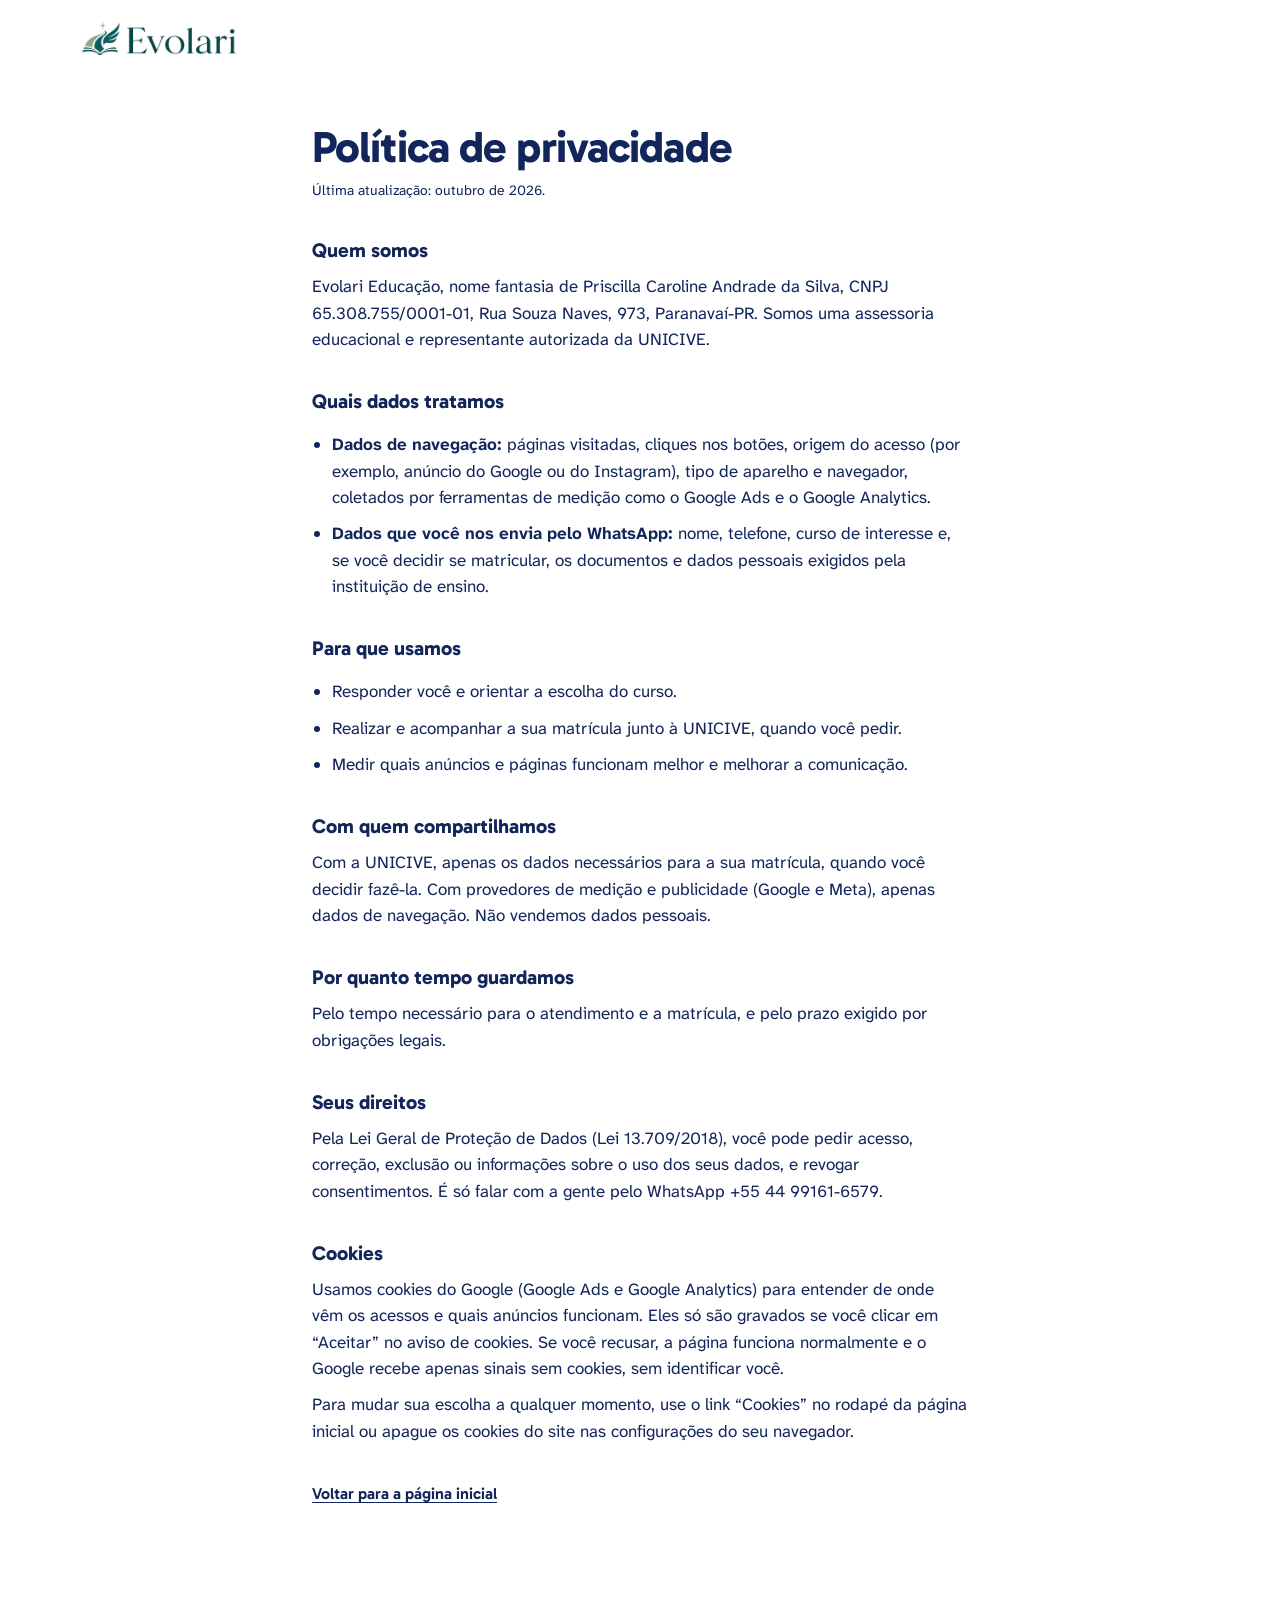
<file: politica-de-privacidade.html>
<!doctype html>
<html lang="pt-BR">
<head>
<meta charset="utf-8">
<meta name="viewport" content="width=device-width, initial-scale=1">
<title>Política de privacidade · Evolari Educação</title>
<meta name="robots" content="noindex, nofollow">
<meta name="description" content="Como a Evolari Educação trata os seus dados pessoais, de acordo com a LGPD.">
<link rel="canonical" href="https://matheuswatanabe.github.io/evolari-educacao/politica-de-privacidade.html">
<link rel="icon" type="image/png" sizes="48x48" href="img/favicon-48.png">
<link rel="stylesheet" href="styles.css?v=52">
<style>
  .doc { max-width: 720px; margin: 0 auto; padding: 48px var(--gut) 96px; }
  .doc h1 { font: 700 clamp(2rem, 1.5rem + 2vw, 2.75rem)/1.08 var(--f-d); letter-spacing: -0.02em; }
  .doc h2 { font: 700 1.25rem/1.3 var(--f-d); margin-top: 36px; }
  .doc p, .doc li { margin-top: 10px; color: var(--ink-soft); }
  .doc ul { padding-left: 20px; }
  .doc .upd { margin-top: 8px; font-size: .875rem; }
  .doc .back { display: inline-block; margin-top: 40px; font: 600 1rem/1.2 var(--f-d); }
</style>
</head>
<body>
<header class="top">
  <div class="top__in">
    <a class="top__brand" href="./" aria-label="Evolari Educação, início"><img src="img/logo-horizontal.png" width="181" height="40" alt="Evolari Educação"></a>
  </div>
</header>
<main class="doc">
  <h1>Política de privacidade</h1>
  <p class="upd">Última atualização: outubro de 2026.</p>

  <h2>Quem somos</h2>
  <p>Evolari Educação, nome fantasia de Priscilla Caroline Andrade da Silva, CNPJ 65.308.755/0001-01, Rua Souza Naves, 973, Paranavaí-PR. Somos uma assessoria educacional e representante autorizada da UNICIVE.</p>

  <h2>Quais dados tratamos</h2>
  <ul>
    <li><b>Dados de navegação:</b> páginas visitadas, cliques nos botões, origem do acesso (por exemplo, anúncio do Google ou do Instagram), tipo de aparelho e navegador, coletados por ferramentas de medição como o Google Ads e o Google Analytics.</li>
    <li><b>Dados que você nos envia pelo WhatsApp:</b> nome, telefone, curso de interesse e, se você decidir se matricular, os documentos e dados pessoais exigidos pela instituição de ensino.</li>
  </ul>

  <h2>Para que usamos</h2>
  <ul>
    <li>Responder você e orientar a escolha do curso.</li>
    <li>Realizar e acompanhar a sua matrícula junto à UNICIVE, quando você pedir.</li>
    <li>Medir quais anúncios e páginas funcionam melhor e melhorar a comunicação.</li>
  </ul>

  <h2>Com quem compartilhamos</h2>
  <p>Com a UNICIVE, apenas os dados necessários para a sua matrícula, quando você decidir fazê-la. Com provedores de medição e publicidade (Google e Meta), apenas dados de navegação. Não vendemos dados pessoais.</p>

  <h2>Por quanto tempo guardamos</h2>
  <p>Pelo tempo necessário para o atendimento e a matrícula, e pelo prazo exigido por obrigações legais.</p>

  <h2>Seus direitos</h2>
  <p>Pela Lei Geral de Proteção de Dados (Lei 13.709/2018), você pode pedir acesso, correção, exclusão ou informações sobre o uso dos seus dados, e revogar consentimentos. É só falar com a gente pelo WhatsApp +55 44 99161-6579.</p>

  <h2 id="cookies">Cookies</h2>
  <p>Usamos cookies do Google (Google Ads e Google Analytics) para entender de onde vêm os acessos e quais anúncios funcionam. Eles só são gravados se você clicar em “Aceitar” no aviso de cookies. Se você recusar, a página funciona normalmente e o Google recebe apenas sinais sem cookies, sem identificar você.</p>
  <p>Para mudar sua escolha a qualquer momento, use o link “Cookies” no rodapé da página inicial ou apague os cookies do site nas configurações do seu navegador.</p>

  <a class="back" href="./">Voltar para a página inicial</a>
</main>
</body>
</html>
</file>
<file: styles.css>
@font-face{font-family:Gabarito;src:url(fonts/gabarito-latin-wght-normal.woff2) format("woff2-variations");font-weight:400 900;font-display:swap}@font-face{font-family:Evolari Texto;src:url(fonts/evolari-texto-wght.woff2) format("woff2-variations");font-weight:200 800;font-display:swap}:root{--color-bg: #F5F7FA;--color-surface: #FFFFFF;--color-primary: #13265C;--color-primary-hover: #0E1C46;--color-accent: #A6E36B;--color-accent-hover: #95D65A;--color-text: #13265C;--color-text-muted: #556389;--color-border: #E1E5EE;--color-accent-soft: #E4F6D2;--color-on-primary: #FFFFFF;--color-on-accent: #13265C;--logo-gold: #C09C67;--logo-deep: #024544;--logo-teal: #055F5F;--logo-paper: #FFFFFF;--logo-sage: #8FA486;--on-primary-muted: color-mix(in srgb, var(--color-on-primary) 78%, transparent);--on-primary-line: color-mix(in srgb, var(--color-on-primary) 14%, transparent);--on-primary-wash: color-mix(in srgb, var(--color-on-primary) 7%, transparent);--primary-wash: color-mix(in srgb, var(--color-primary) 6%, transparent);--shadow: color-mix(in srgb, var(--color-primary) 30%, transparent);--shadow-soft: color-mix(in srgb, var(--color-primary) 16%, transparent);--f-d: "Gabarito", ui-sans-serif, system-ui, sans-serif;--f-b: "Evolari Texto", ui-sans-serif, system-ui, sans-serif;--top-h: 64px;--hub: 88px;--book-side: var(--gut);--hub-ring: 13px;--gut: 16px;--max: 1180px;--r: 20px;--r-s: 12px;--ease: cubic-bezier(.16, 1, .3, 1);color-scheme:light}*,*:before,*:after{box-sizing:border-box}html{-webkit-text-size-adjust:100%;scroll-padding-top:calc(var(--top-h) + 8px);scroll-behavior:smooth}body{margin:0;background:var(--color-surface);color:var(--color-text);font:400 1.0625rem/1.55 var(--f-b);-webkit-font-smoothing:antialiased;overflow-x:clip}::selection{background:var(--color-primary);color:var(--color-on-primary)}img,svg{display:block;max-width:100%}a{color:inherit;text-underline-offset:.2em;text-decoration-thickness:1px}b,strong{font-weight:700}h1,h2,h3{font-family:var(--f-d);margin:0;text-wrap:balance}p{margin:0;text-wrap:pretty}button{font:inherit;color:inherit}:focus-visible{outline:2px solid var(--color-primary);outline-offset:2px;border-radius:6px}.hero :focus-visible,.band--teal :focus-visible,.person--teal :focus-visible,.cell--feature :focus-visible,.tile--quote :focus-visible,.foot :focus-visible{outline-color:var(--color-accent)}.sr{position:absolute;width:1px;height:1px;overflow:hidden;clip-path:inset(50%);white-space:nowrap}.skip{position:fixed;left:12px;top:8px;z-index:100;padding:10px 14px;border-radius:999px;background:var(--color-text);color:var(--color-on-primary);font:600 .9375rem/1 var(--f-d);text-decoration:none;transform:translateY(-150%);transition:transform .2s}.skip:focus{transform:none}.wrap{max-width:var(--max);margin:0 auto;padding:0 var(--gut)}.dot{font-style:normal;color:var(--color-primary)}.hero .dot,.band--teal .dot{color:var(--color-accent)}.h2{font:500 clamp(1.875rem,1.3rem + 2.4vw,3rem)/1.08 var(--f-d);letter-spacing:-.025em}.center{text-align:center;margin-left:auto;margin-right:auto}.h2.center{max-width:22ch}.lead{margin-top:24px;max-width:56ch;color:var(--color-text-muted);font-size:1.0625rem}.eyebrow{margin-bottom:16px;text-align:center;font:600 1rem/1.25 var(--f-d);letter-spacing:.01em;color:var(--color-primary)}.eyebrow--left{text-align:left}.kicker{font:600 .875rem/1.2 var(--f-d);color:var(--color-text-muted)}.pill{display:inline-flex;align-items:center;justify-content:center;gap:10px;min-height:48px;padding:0 22px;border-radius:999px;border:0;font:600 1rem/1.2 var(--f-d);text-decoration:none;cursor:pointer;transition:background-color .2s,color .2s,transform .2s var(--ease),box-shadow .2s}.pill>svg{width:20px;height:20px;flex:none}.pill:active{transform:translateY(1px)}.pill--lg{min-height:56px;padding:0 28px;font-size:1.0625rem}.pill--teal{background:var(--color-primary);color:var(--color-on-primary)}.pill--teal:hover{background:var(--color-primary-hover)}.pill--ink{background:var(--color-text);color:var(--color-on-primary)}.pill--ink:hover{background:var(--color-primary-hover)}.pill--gold{background:var(--color-accent);color:var(--color-on-accent)}.pill--gold:hover{background:var(--color-accent-hover)}.pill--ghost{background:transparent;color:var(--color-text);box-shadow:inset 0 0 0 1.5px var(--color-border)}.pill--ghost:hover{box-shadow:inset 0 0 0 1.5px var(--color-text)}.pill--ghost svg{width:18px;height:18px;transition:transform .25s var(--ease)}.pill--ghost:hover svg{transform:translateY(3px)}.hero .pill--ghost{color:var(--color-on-primary);box-shadow:inset 0 0 0 1.5px var(--on-primary-line)}.hero .pill--ghost:hover{box-shadow:inset 0 0 0 1.5px var(--color-on-primary)}.pill__go{display:grid;place-items:center;width:30px;height:30px;margin-right:-12px;border-radius:50%;background:color-mix(in srgb,var(--color-surface) 90%,transparent);color:var(--color-text);transition:transform .25s var(--ease)}.pill__go svg{width:16px;height:16px}.pill--gold .pill__go{background:var(--color-primary);color:var(--color-on-primary)}.pill:hover .pill__go{transform:translate(3px)}.top{position:sticky;top:0;z-index:30;background:color-mix(in srgb,var(--color-surface) 92%,transparent);-webkit-backdrop-filter:saturate(1.4) blur(12px);backdrop-filter:saturate(1.4) blur(12px)}.top{transition:box-shadow .25s,background-color .25s}.top.is-stuck{box-shadow:0 1px 0 var(--color-border)}.top__in{position:relative;max-width:var(--max);height:var(--top-h);margin:0 auto;padding:0 var(--gut);display:flex;align-items:center;gap:10px}.top__id{display:flex;align-items:center;gap:20px;min-width:0}.top__brand{flex:none}.top__brand img{height:26px;width:auto}.top__seal{display:none;gap:5px;justify-items:start;padding-left:20px;border-left:1px solid var(--color-border);text-decoration:none;font:600 .6875rem/1 var(--f-d);letter-spacing:.1em;text-transform:uppercase;color:var(--color-text-muted)}.top__seal img{width:auto;height:15px}.top__nav{font:500 .9375rem/1 var(--f-d)}.top__nav>a{text-decoration:none;color:var(--color-text-muted);transition:color .2s}.top__nav>a:hover{color:var(--color-text)}.top__cta{flex:none;margin-left:auto;min-height:40px;padding:0 16px;font-size:.9375rem}.top__cta svg{width:18px;height:18px}.top__burger{flex:none;position:relative;width:44px;height:44px;margin-right:-8px;padding:0;border:0;border-radius:50%;background:none;color:var(--color-text);cursor:pointer;transition:background-color .2s}.top__burger:hover{background:var(--color-bg)}.top__burger span{position:absolute;left:12px;top:calc(50% - 1px);width:20px;height:2px;border-radius:2px;background:currentColor;transition:transform .4s var(--ease),opacity .2s}.top__burger span:nth-child(1){transform:translateY(-6px)}.top__burger span:nth-child(3){transform:translateY(6px)}.top__burger[aria-expanded=true] span:nth-child(1){transform:rotate(45deg)}.top__burger[aria-expanded=true] span:nth-child(2){opacity:0;transform:scaleX(.2)}.top__burger[aria-expanded=true] span:nth-child(3){transform:rotate(-45deg)}@media (max-width: 999px){.top__nav{position:absolute;top:100%;left:0;right:0;display:grid;max-height:calc(100dvh - var(--top-h));overflow-y:auto;overscroll-behavior:contain;padding:4px var(--gut) 24px;border-radius:0 0 var(--r) var(--r);background:var(--color-surface);box-shadow:0 1px 0 var(--color-border) inset,0 28px 48px -28px var(--shadow);font-size:1.25rem;opacity:0;visibility:hidden;transform:translateY(-10px)}.menu-open .top__nav{opacity:1;visibility:visible;transform:none}.menu-anim .top__nav{transition:opacity .25s var(--ease),transform .4s var(--ease),visibility 0s .4s}.menu-anim.menu-open .top__nav{transition:opacity .25s var(--ease),transform .4s var(--ease)}.top__nav>a{padding:18px 0;border-bottom:1px solid var(--color-border);color:var(--color-text)}.menu-open .top__nav>a,.menu-open .top__menu-foot{animation:menu-in .45s var(--ease) both}.menu-open .top__nav>a:nth-child(2){animation-delay:.03s}.menu-open .top__nav>a:nth-child(3){animation-delay:.06s}.menu-open .top__nav>a:nth-child(4){animation-delay:.09s}.menu-open .top__nav>a:nth-child(5){animation-delay:.12s}.menu-open .top__menu-foot{animation-delay:.16s}.top__menu-foot{display:grid;gap:18px;margin-top:22px}.top__menu-seal{display:grid;gap:6px;justify-items:start;text-decoration:none;font:600 .6875rem/1 var(--f-d);letter-spacing:.1em;text-transform:uppercase;color:var(--color-text-muted)}.top__menu-seal img{width:auto;height:18px}.menu-open .top{background:var(--color-surface);box-shadow:none}.top__burger{order:-1;margin:0 2px 0 -10px}}@keyframes menu-in{0%{opacity:0;transform:translateY(-6px)}}.scrim{position:fixed;inset:0;z-index:29;background:color-mix(in srgb,var(--color-primary) 38%,transparent);opacity:0;pointer-events:none;transition:opacity .3s var(--ease)}.menu-open .scrim{opacity:1;pointer-events:auto}html.menu-open{overflow:hidden}.menu-open .float{opacity:0;pointer-events:none}@media (max-width: 359px){.top__cta{width:40px;padding:0}.top__cta span{position:absolute;width:1px;height:1px;overflow:hidden;clip-path:inset(50%);white-space:nowrap}}.hero{position:relative;isolation:isolate;padding:48px var(--gut) 0;text-align:center}.hero__copy{position:relative;z-index:1;display:grid;justify-items:center;max-width:1120px;margin:0 auto}.hero__title{font-weight:500;font-size:clamp(2.125rem,1.3rem + 3.4vw,3.875rem);line-height:1.04;letter-spacing:-.032em;max-width:18ch}.hero__copy{color:var(--color-on-primary)}.hero__lead{margin-top:26px;max-width:46ch;color:var(--on-primary-muted);font-size:1.125rem}.hero__meta{margin-top:16px;font-size:.875rem;color:var(--on-primary-muted)}.hero__meta b{color:var(--color-on-primary)}.hero__actions{display:grid;gap:10px;margin-top:26px;width:min(100% - 32px,340px)}@media (max-width: 719px){.hero__actions .pill--lg{min-height:52px;padding:0 22px;font-size:1rem}}.motion .hero__copy>*{animation:rise-late .8s var(--ease) 3s both}.motion .hero.is-open .hero__copy>*{animation:rise .8s var(--ease) both}.motion .hero.is-open .hero__copy>:nth-child(2){animation-delay:.1s}.motion .hero.is-open .hero__copy>:nth-child(3){animation-delay:.18s}.motion .hero.is-open .hero__copy>:nth-child(4){animation-delay:.26s}@keyframes rise{0%{opacity:0;transform:translateY(14px);filter:blur(6px)}}@keyframes rise-late{0%{opacity:0;transform:translateY(14px);filter:blur(6px)}}.book{position:absolute;z-index:0;top:8px;bottom:calc(var(--hub) / 2);left:0;right:0;width:calc(100% - 2 * var(--book-side));max-width:1416px;margin:0 auto;border-radius:var(--r);overflow:hidden;pointer-events:none;background:var(--color-primary)}.motion .book:not(.is-ready){background:var(--logo-sage)}.book__svg{width:100%;height:100%}.book__svg path{shape-rendering:geometricPrecision}.book__svg path{filter:drop-shadow(0 -4px 10px color-mix(in srgb,var(--color-primary) 0%,transparent));transition:filter .8s}.book.is-done .book__svg path{filter:drop-shadow(0 -4px 10px color-mix(in srgb,var(--color-primary) 16%,transparent))}.stage{height:190px;margin-top:28px}.hub{position:relative;z-index:4;display:grid;place-items:center;width:var(--hub);height:var(--hub);margin:calc(var(--hub) / -2) auto 0;border-radius:50%;background:linear-gradient(180deg,color-mix(in srgb,var(--color-surface) 28%,transparent),color-mix(in srgb,var(--color-border) 55%,transparent));-webkit-backdrop-filter:blur(12px) saturate(1.5);backdrop-filter:blur(12px) saturate(1.5);box-shadow:inset 0 0 0 1px color-mix(in srgb,var(--color-surface) 70%,transparent),inset 0 1px 1px color-mix(in srgb,var(--color-surface) 90%,transparent),0 14px 34px -12px color-mix(in srgb,var(--color-primary) 30%,transparent)}.hub:before{content:"";position:absolute;z-index:-1;inset:var(--hub-ring);border-radius:50%;background:var(--color-surface);box-shadow:0 6px 16px -6px color-mix(in srgb,var(--color-primary) 22%,transparent)}.hub svg{width:24px;height:24px;color:var(--color-accent)}.motion .hub,.motion .hub svg{opacity:0}.motion .hero.is-open .hub{opacity:1;animation:hub-in .7s var(--ease) .2s both}.motion .hero.is-open .hub svg{opacity:1;animation:star-in .8s var(--ease) .35s both}@keyframes hub-in{0%{transform:scale(.2);opacity:0}}@keyframes star-in{0%{transform:rotate(-120deg) scale(.3);opacity:0}}.sec{padding:80px 0}.sec--tight{padding-top:40px}.sec--soft{background:var(--color-bg)}.moment{padding-top:72px;padding-bottom:0}.arc{position:relative;max-width:1000px;margin:36px auto 0;aspect-ratio:1000 / 470}.arc__svg{position:absolute;inset:0;width:100%;height:100%;overflow:visible}.arc__svg path{fill:none;stroke-linecap:round}.arc__ring{stroke:var(--color-border);stroke-width:1.5}.arc__track{stroke:var(--color-border);stroke-width:2}.arc__line{stroke:url(#arc-g);stroke-width:6}.arc-g__a{stop-color:var(--color-accent)}.arc-g__b{stop-color:var(--color-primary)}.motion .arc__line{stroke-dasharray:1 1;stroke-dashoffset:1;transition:stroke-dashoffset 1.8s var(--ease) .1s}.motion .arc.is-in .arc__line{stroke-dashoffset:0}.arc__orbit{display:none;stroke-dasharray:.001 .999}.motion .arc__orbit{display:block;opacity:0;transition:opacity .8s 1.8s}.motion .arc.is-in .arc__orbit{opacity:1;animation:orbit 11s linear infinite}.arc__orbit--1{stroke:var(--color-accent);stroke-width:7}.arc__orbit--2{stroke:var(--color-primary);stroke-width:6}.arc__orbit--3{stroke:var(--color-surface);stroke-width:3}.motion .arc.is-in .arc__orbit--2{animation-duration:15s;animation-delay:-6s}.motion .arc.is-in .arc__orbit--3{animation-duration:8s;animation-delay:-3s}@keyframes orbit{to{stroke-dashoffset:-1}}.arc.is-off .arc__orbit,.arc.is-off .arc__center svg{animation-play-state:paused}.arc__node{--node: 66px;--node-ring: 10px;position:absolute;z-index:2;display:grid;place-items:center;width:var(--node);height:var(--node);margin:calc(var(--node) / -2) 0 0 calc(var(--node) / -2);padding:0;border-radius:50%;border:0;cursor:pointer;background:linear-gradient(180deg,color-mix(in srgb,var(--color-surface) 28%,transparent),color-mix(in srgb,var(--color-border) 55%,transparent));-webkit-backdrop-filter:blur(10px) saturate(1.5);backdrop-filter:blur(10px) saturate(1.5);box-shadow:inset 0 0 0 1px color-mix(in srgb,var(--color-surface) 70%,transparent),inset 0 1px 1px color-mix(in srgb,var(--color-surface) 90%,transparent),0 12px 28px -12px color-mix(in srgb,var(--color-primary) 30%,transparent);transition:transform .3s var(--ease)}.arc__node:before{content:"";position:absolute;z-index:-1;inset:var(--node-ring);border-radius:50%;background:var(--color-surface);box-shadow:inset 0 0 0 3px currentColor,0 6px 14px -6px color-mix(in srgb,var(--color-primary) 22%,transparent)}.arc__node svg{width:22px;height:22px}.arc__node:hover{transform:scale(1.08)}.n1{left:12.9%;top:45.3%;color:var(--color-accent)}.n1 svg{color:var(--color-text)}.n2{left:50%;top:8.5%;color:var(--color-primary)}.n3{left:87.1%;top:45.3%;color:var(--color-accent)}.n3 svg{color:var(--color-text)}.arc__label{display:none;position:absolute;z-index:3;width:236px;padding:18px 20px;border-radius:16px;background:var(--color-surface);box-shadow:0 0 0 1px var(--color-border),0 12px 28px -18px color-mix(in srgb,var(--color-primary) 30%,transparent);font-size:.9375rem;line-height:1.4;color:var(--color-text-muted);text-align:center}.arc__label b{display:block;margin-bottom:6px;font:600 1.0625rem/1.25 var(--f-d);color:var(--color-text)}.l1{left:12.9%;top:45.3%;transform:translate(-50%,calc(-100% - 60px))}.l2{left:50%;top:8.5%;transform:translate(-50%,calc(-100% - 56px))}.l3{left:87.1%;top:45.3%;transform:translate(-50%,calc(-100% - 60px))}.arc__center{position:absolute;left:50%;bottom:0;transform:translate(-50%);display:grid;justify-items:center;gap:10px;width:56%;text-align:center}.arc__center p{font:500 clamp(.9375rem,.7rem + 1.2vw,1.875rem)/1.2 var(--f-d);letter-spacing:-.015em}.arc__center b{font-weight:600;color:var(--color-on-accent);background:var(--color-accent);padding:0 .18em;border-radius:6px;-webkit-box-decoration-break:clone;box-decoration-break:clone}.arc__center svg{width:20px;height:20px;color:var(--color-accent);animation:bob 2s ease-in-out infinite}@keyframes bob{50%{transform:translateY(5px)}}.motion .arc__node,.motion .arc__label{opacity:0;transition:opacity .5s,transform .6s var(--ease)}.motion .arc.is-in .arc__node,.motion .arc.is-in .arc__label{opacity:1}.motion .arc.is-in .n1,.motion .arc.is-in .l1{transition-delay:.35s}.motion .arc.is-in .n2,.motion .arc.is-in .l2{transition-delay:.9s}.motion .arc.is-in .n3,.motion .arc.is-in .l3{transition-delay:1.45s}@media (max-width: 767px){.arc{aspect-ratio:auto;display:flex;flex-direction:column;align-items:center;margin-top:32px}.arc__svg{display:none}.arc__label,.arc__node,.arc__center{position:relative;left:auto;top:auto;transform:none}.arc__label{display:block;width:min(100%,320px);margin:0}.arc__node{margin:22px 0}.l1{order:1}.n1{order:2}.l2{order:3}.n2{order:4}.l3{order:5}.n3{order:6}.arc__center{order:7;width:100%;margin-top:10px}.arc__center p{font-size:1.25rem}.arc__label:before,.arc__label:after{content:"";position:absolute;left:50%;width:4px;margin-left:-2px;border-radius:2px}.arc__label:after{top:100%;height:22px}.arc__label:before{bottom:100%;height:22px}.l1:before{display:none}.l1:after{background:var(--color-accent)}.l2:before{background:linear-gradient(var(--color-accent),var(--color-primary))}.l2:after{background:var(--color-primary)}.l3:before{background:linear-gradient(var(--color-primary),var(--color-accent))}.l3:after{background:var(--color-accent)}.motion .arc__label,.motion .arc__node{transform:translateY(10px)}.motion .arc.is-in .arc__label,.motion .arc.is-in .arc__node{transform:none}}@media (max-width: 1023px){.guide__steps{gap:18px}.guide__steps li{display:flex;align-items:center;gap:20px}.guide__n{flex:none;width:1.3em;margin:0;font-size:2.25rem}}.tabs{margin-top:36px}.tabs__in{max-width:var(--max);margin:0 auto;padding:16px var(--gut) 32px;display:grid;gap:12px}.tab{display:flex;align-items:center;justify-content:center;gap:14px;min-height:72px;padding:12px 24px;border-radius:999px;border:0;cursor:pointer;background:var(--color-surface);text-align:left;box-shadow:0 0 0 1px var(--color-border),0 10px 24px -14px color-mix(in srgb,var(--color-primary) 28%,transparent);transition:background-color .25s,color .25s,box-shadow .25s,transform .25s var(--ease)}.tab svg{width:24px;height:24px;flex:none;color:var(--color-primary);transition:color .25s}.tab span{display:grid;font-size:.875rem;line-height:1.25;color:var(--color-text-muted);transition:color .25s}.tab b{font:600 1.0625rem/1.25 var(--f-d);color:var(--color-text);transition:color .25s}.tab:hover,.tab:focus-visible{background:var(--color-primary);box-shadow:0 0 0 1px var(--color-primary),0 14px 28px -14px color-mix(in srgb,var(--color-primary) 55%,transparent);transform:translateY(-2px)}.tab:hover svg,.tab:hover b,.tab:focus-visible svg,.tab:focus-visible b{color:var(--color-on-primary)}.tab:hover span,.tab:focus-visible span{color:var(--on-primary-muted)}.tab[aria-pressed=true]:not(:hover):not(:focus-visible){box-shadow:0 0 0 1.5px var(--color-primary),0 10px 24px -14px color-mix(in srgb,var(--color-primary) 28%,transparent)}.band{padding:72px 0 80px}.band--teal{background:var(--color-primary);color:var(--color-on-primary)}.band--light{background:var(--color-bg);color:var(--color-text)}.band__head{display:grid;gap:22px;margin-bottom:40px}.band__head .h2{max-width:18ch;margin-bottom:30px}.band__tag{display:inline-flex;align-items:center;gap:.4em;margin-bottom:20px;font:700 clamp(1.75rem,1.2rem + 2vw,2.5rem)/1.1 var(--f-d);letter-spacing:-.02em}.band__tag svg{flex:none;width:1em;height:1em}.band--teal .band__tag{color:var(--color-accent)}.band__text{max-width:48ch;font-size:1.0625rem}.band__side{display:grid;gap:22px}.band__media{margin:0;aspect-ratio:16 / 10;border-radius:var(--r);overflow:hidden;background:var(--color-border)}.band__media img{width:100%;height:100%;object-fit:cover;transition:transform 1.4s var(--ease)}.motion .band__media.rv img{transform:scale(1.08)}.motion .band__media.rv.is-in img{transform:none}.band--teal .band__text{color:var(--on-primary-muted)}.band--teal .band__text b{color:var(--color-on-primary)}.morph{margin:14px 0 6px}.morph__w{display:inline-flex;position:relative;font:700 clamp(2.5rem,1.5rem + 4.4vw,5rem)/1 var(--f-d);letter-spacing:-.01em}.morph__w span{display:inline-block}.facts{display:grid;grid-template-columns:1fr auto 1fr;gap:16px;margin:24px 0 0}.facts div{padding-top:14px}.facts div:nth-child(2){justify-self:center}.facts div:nth-child(3){justify-self:end}.facts dt{font:600 .6875rem/1.2 var(--f-d);letter-spacing:.08em;text-transform:uppercase;opacity:.75}.facts dd{margin:4px 0 0;font:600 1.0625rem/1.25 var(--f-d)}@media (max-width: 1023px){.facts{display:flex;justify-content:space-between;gap:12px}.facts div{flex:0 1 auto}.facts dd{font-size:.9375rem}.guide__facts dd{max-width:5.75em}}.guide{display:grid;gap:36px;padding:32px 22px 24px;border-radius:var(--r);background:var(--color-primary-hover);box-shadow:inset 0 0 0 1px color-mix(in srgb,var(--color-surface) 8%,transparent)}.guide__kicker{font:600 .8125rem/1.2 var(--f-d);letter-spacing:.12em;text-transform:uppercase}.guide__kicker{color:var(--color-accent)}.guide .morph{margin:16px 0 18px}.guide__deck{max-width:40ch;font:400 clamp(1.125rem,1rem + .5vw,1.375rem)/1.45 var(--f-b);color:var(--on-primary-muted)}.guide__steps{list-style:none;margin:0;padding:0;display:grid;gap:26px;counter-reset:none}.guide__n{display:block;margin-bottom:10px;font:500 2.75rem/1 var(--f-d);letter-spacing:-.04em;color:var(--color-accent)}.guide__steps h4{margin:0;font:600 1.1875rem/1.25 var(--f-d);color:var(--color-on-primary)}.guide__facts{margin:0;padding:18px 20px;border-radius:var(--r-s);background:color-mix(in srgb,var(--color-surface) 6%,transparent)}.guide__facts div{padding-top:0}.duo{display:grid;gap:16px}.pull{position:relative;display:flex;flex-direction:column;justify-content:center;align-items:flex-start;margin:0;padding:64px 28px 36px;border-radius:var(--r);background:var(--color-surface);color:var(--color-text)}.pull:before{content:"\201c";position:absolute;top:18px;left:24px;font:700 5rem/1 var(--f-d);color:var(--color-accent)}.pull blockquote{margin:0;font:500 clamp(1.5rem,1.15rem + 1.2vw,2.125rem)/1.25 var(--f-d);letter-spacing:-.02em;text-wrap:balance}.pull__by{margin-top:18px;font:600 .9375rem/1.2 var(--f-d);color:var(--color-primary)}.pull__wa{display:inline-flex;align-items:center;gap:8px;margin-top:26px;padding:9px 14px 9px 12px;border-radius:999px;font:600 .9375rem/1.2 var(--f-d);color:var(--color-primary);text-decoration:none;box-shadow:inset 0 0 0 1.5px color-mix(in srgb,var(--color-primary) 25%,transparent);transition:box-shadow .2s,background-color .2s,color .2s}.pull__wa svg{width:18px;height:18px;flex:none}.pull__wa .pull__go{width:16px;height:16px;transition:transform .25s var(--ease)}.pull__wa:hover{background:var(--color-primary);color:var(--color-on-primary);box-shadow:inset 0 0 0 1.5px var(--color-primary)}.pull__wa:hover .pull__go{transform:translate(3px)}.motion .guide.rv .guide__steps li{opacity:0;transform:translateY(14px);transition:opacity .6s,transform .8s var(--ease)}.motion .guide.is-in .guide__steps li{opacity:1;transform:none}.motion .guide.is-in .guide__steps li:nth-child(2){transition-delay:.15s}.motion .guide.is-in .guide__steps li:nth-child(3){transition-delay:.3s}.trio{display:grid;gap:16px}.trio__card{margin:0;padding:24px 22px;border-radius:var(--r);background:var(--color-primary-hover);box-shadow:inset 0 0 0 1px var(--on-primary-line)}.trio__diplomas .kicker{color:var(--on-primary-muted)}.trio__diplomas .stack{margin:14px 0 0;gap:12px}.trio__diplomas .stack__d{flex:1 1 0;width:auto;min-width:0;padding:14px 8px 12px;gap:6px;font-size:.875rem}.trio__diplomas .stack__d svg{width:30px;height:30px}.trio__diplomas .stack__arrow{width:22px;height:22px}.trio__facts div{padding-top:0}.trio__quote{display:flex;flex-direction:column;justify-content:center;align-items:flex-start;padding:30px 26px 26px;border-radius:var(--r)}.trio__quote .pull__wa{margin-top:22px}.stack{display:flex;align-items:center;gap:14px;margin:20px 0 4px}.stack__d{display:grid;justify-items:center;gap:8px;width:128px;padding:20px 10px 16px;border-radius:var(--r-s);font:600 .9375rem/1.2 var(--f-d)}.stack__d svg{width:40px;height:40px}.stack__d--1{background:var(--color-surface);color:var(--color-text)}.stack__d--2{background:var(--color-accent);color:var(--color-on-accent)}.stack__d--2 svg{color:var(--color-on-accent)}.stack__arrow{width:28px;height:28px;flex:none}.motion .trio__diplomas .stack__d--2{opacity:0;transform:translate(-24px) rotate(-4deg);transition:opacity .6s,transform .9s var(--ease) .2s}.motion .trio__diplomas.is-in .stack__d--2{opacity:1;transform:none}.note{padding:22px 20px 16px;border-radius:var(--r-s);background:var(--color-surface);color:var(--color-text)}.note blockquote,.tile--quote blockquote{margin:0;font:500 1.1875rem/1.35 var(--f-d);letter-spacing:-.008em}.sign{display:grid;margin-top:16px;max-width:260px;font-size:.8125rem;color:var(--color-text-muted)}.sign b{font:700 1rem/1.3 var(--f-d);color:var(--color-text)}.share{display:flex;align-items:center;justify-content:center;gap:8px;width:100%;margin-top:10px;padding:12px 6px;border:0;background:none;cursor:pointer;font:600 .9375rem/1.2 var(--f-d);text-decoration:underline;text-underline-offset:.25em;text-decoration-color:var(--color-primary)}.share svg{width:18px;height:18px}.share:hover{text-decoration-color:currentColor}.share--band{width:auto;margin:22px auto 0;text-decoration-color:var(--color-primary)}.grid2{display:grid;gap:14px}.courses{padding:26px 22px 24px;border-radius:var(--r);background:var(--color-surface);box-shadow:inset 0 0 0 1px var(--color-border)}.courses__title{font:600 clamp(1.375rem,1.1rem + 1vw,1.75rem)/1.15 var(--f-d);letter-spacing:-.015em;color:var(--color-text)}.courses__list{list-style:none;margin:18px 0 0;padding:0}.courses__list li{display:flex;align-items:center;justify-content:space-between;gap:12px;padding:11px 0;font:500 1.0625rem/1.3 var(--f-d)}.courses__list li:after{content:"";flex:none;width:8px;height:8px;border-radius:50%;background:var(--color-accent)}.courses__more{margin-top:14px;font-size:.9375rem;color:var(--color-text-muted)}.tiles{display:grid;gap:14px}.tile{padding:22px 20px;border-radius:var(--r);background:var(--color-surface);box-shadow:inset 0 0 0 1px var(--color-border)}.tile__ic{display:grid;place-items:center;width:40px;height:40px;margin-bottom:18px;border-radius:50%;background:var(--color-primary);color:var(--color-on-primary)}.tile__ic svg{width:20px;height:20px}.tile h3{font:600 1.25rem/1.2 var(--f-d);letter-spacing:-.01em}.tile p{margin-top:6px;font-size:.9375rem;color:var(--color-text-muted)}.tile--quote{background:var(--color-primary);box-shadow:none;color:var(--color-on-primary);display:flex;flex-direction:column;justify-content:space-between}.tile--quote .sign{color:color-mix(in srgb,var(--color-surface) 70%,transparent)}.tile--quote .sign b{color:var(--color-on-primary)}.proof{list-style:none;max-width:1080px;margin:44px auto 0;padding:0;display:grid;grid-template-columns:1fr 1fr;gap:12px}.proof li{display:flex;align-items:center;gap:14px;padding:18px;border-radius:var(--r);background:var(--color-bg)}.proof__ic{flex:none;display:grid;place-items:center;width:44px;height:44px;border-radius:50%;background:var(--color-primary);color:var(--color-on-primary)}.proof__ic svg{width:22px;height:22px}.proof span:last-child{display:grid;gap:2px;font-size:.875rem;line-height:1.3;color:var(--color-text-muted)}.proof b{font:700 1.1875rem/1.2 var(--f-d);letter-spacing:-.01em;color:var(--color-text)}@media (max-width: 1023px){.proof{grid-template-columns:repeat(2,minmax(0,1fr));gap:10px}.proof li{gap:10px;padding:14px}.proof__ic{width:32px;height:32px}.proof__ic svg{width:16px;height:16px}.proof span:last-child{font-size:.8125rem}.proof b{font-size:1.0625rem}}.vs{max-width:1040px;margin:44px auto 0}.vs__table{width:100%;border-collapse:separate;border-spacing:0;text-align:left}.vs__table th,.vs__table td{padding:18px 24px;vertical-align:top;font-size:1rem;line-height:1.45}.vs__table thead th{padding-top:20px;padding-bottom:10px;font:600 .8125rem/1.2 var(--f-d);letter-spacing:.08em;text-transform:uppercase;color:var(--color-text-muted)}.vs__table thead .vs__with{color:var(--color-primary);border-radius:var(--r-s) var(--r-s) 0 0}.vs__table tbody th{padding-left:0;font:600 1.0625rem/1.35 var(--f-d);color:var(--color-text)}.vs__table thead th:first-child{padding-left:0}.vs__table .vs__with{background:var(--primary-wash)}.vs__table tbody tr:last-child .vs__with{border-radius:0 0 var(--r-s) var(--r-s)}.vs__table td{position:relative;padding-left:52px}.vs__table td svg{position:absolute;left:24px;top:21px;width:18px;height:18px}.vs__table td.vs__solo{color:var(--color-text-muted)}.vs__table td.vs__solo svg{color:var(--color-text-muted)}.vs__table td.vs__with{font-weight:600;color:var(--color-text)}.vs__table td.vs__with svg{color:var(--color-primary)}.vs__key{display:none}@media (max-width: 1023px){.vs{max-width:600px;margin-top:48px}.vs__key{display:grid;justify-items:center;gap:12px;margin-bottom:20px;text-align:center}.vs__key p{font:600 .8125rem/1.2 var(--f-d);letter-spacing:.1em;text-transform:uppercase;color:var(--color-text-muted)}.vs__chips{display:flex;flex-wrap:wrap;justify-content:center;gap:8px 22px}.vs__chip{display:inline-flex;align-items:center;gap:8px;font:600 .875rem/1.2 var(--f-d);cursor:default}.vs__chip svg{flex:none;width:20px;height:20px;padding:4px;border-radius:50%}.vs__chip--solo{color:var(--color-text-muted)}.vs__chip--solo svg{background:var(--color-border);color:var(--color-text-muted)}.vs__chip--with{color:var(--color-primary)}.vs__chip--with svg{background:var(--color-accent);color:var(--color-primary)}.vs__table,.vs__table tbody,.vs__table tr,.vs__table th,.vs__table td{display:block}.vs__table thead{display:none}.vs__table tbody{display:grid;gap:12px;counter-reset:vs}.vs__table tr{counter-increment:vs;padding:16px;border-radius:var(--r);background:var(--color-surface);box-shadow:inset 0 0 0 1px var(--color-border),0 16px 32px -26px var(--shadow)}.vs__table tbody th{display:flex;align-items:center;gap:10px;padding:0 0 14px;font-size:1.0625rem}.vs__table tbody th:before{content:counter(vs,decimal-leading-zero);flex:none;display:grid;place-items:center;width:30px;height:30px;border-radius:50%;background:var(--color-accent-soft);color:var(--color-primary);font:700 .75rem/1 var(--f-d)}.vs__table td{padding:12px 14px 13px 48px;border-radius:var(--r-s);font-size:.9375rem;line-height:1.4}.vs__table td+td{margin-top:8px}.vs__table td svg{left:14px;top:12px;width:22px;height:22px;padding:5px;border-radius:50%}.vs__table td.vs__solo{padding-left:48px;background:var(--color-bg)}.vs__table td.vs__solo svg{background:var(--color-border);color:var(--color-text-muted)}.vs__table td.vs__with,.vs__table tbody tr:last-child .vs__with{background:var(--color-primary);color:var(--color-on-primary);border-radius:var(--r-s)}.vs__table td.vs__with svg{background:var(--color-accent);color:var(--color-primary)}.vs__table td:before{content:attr(data-label);display:block;margin-bottom:4px;font:600 .6875rem/1.2 var(--f-d);letter-spacing:.08em;text-transform:uppercase;color:var(--color-text-muted)}.vs__table td.vs__with:before{color:var(--color-accent)}}.who{display:grid;gap:36px}.who__p{margin-top:16px;max-width:46ch;color:var(--color-text-muted)}.who__p:first-of-type{margin-top:26px}.people{display:grid;gap:14px}.person{position:relative;overflow:hidden;display:flex;flex-direction:column;justify-content:flex-end;min-height:380px;padding:24px 22px;border-radius:var(--r)}.person--teal{background:var(--color-primary);color:var(--color-on-primary)}.person--gold{background:var(--color-accent);color:var(--color-on-accent)}.person__mono{position:absolute;right:-6%;top:-14%;font:800 22rem/1 var(--f-d);letter-spacing:-.05em;color:color-mix(in srgb,var(--color-surface) 8%,transparent);pointer-events:none;transition:transform 1.2s var(--ease)}.person--gold .person__mono{color:color-mix(in srgb,var(--color-surface) 35%,transparent)}.person:hover .person__mono{transform:translateY(8px) rotate(-3deg)}.person__body{position:relative}.person__name{font:600 clamp(2.25rem,1.8rem + 2vw,3.25rem)/1 var(--f-d);letter-spacing:-.03em}.person__role{margin:8px 0 12px;font:600 .875rem/1.3 var(--f-d)}.person--teal .person__role{color:var(--color-accent)}.person--teal .person__body>p:last-child{color:var(--on-primary-muted)}.person__body>p:last-child{font-size:.9375rem;max-width:40ch}@media (max-width: 1023px){.people{grid-template-columns:1fr 1fr;gap:10px}.person{min-height:300px;padding:18px 16px}.person__mono{font-size:12rem}.person__name{font-size:clamp(1.625rem,1.2rem + 2vw,2.5rem)}.person__role{margin:6px 0 10px;font-size:.8125rem}.person__body>p:last-child{font-size:.8125rem;line-height:1.45}}.bento{display:grid;gap:14px;margin-top:44px}.cell{padding:24px 22px;border-radius:var(--r);background:var(--color-bg)}.cell__ic{display:grid;place-items:center;width:42px;height:42px;margin-bottom:22px;border-radius:50%;background:var(--color-accent-soft);color:var(--color-primary)}.cell__ic svg{width:20px;height:20px}.cell__logo{width:auto;height:24px;margin:9px 0 31px}.cell h3{font:600 1.25rem/1.2 var(--f-d);letter-spacing:-.01em}.cell p{margin-top:12px;font-size:.9375rem;color:var(--color-text-muted)}.link{display:inline-flex;align-items:center;gap:6px;margin-top:14px;font:600 .9375rem/1.3 var(--f-d);color:var(--color-primary)}.link svg{width:16px;height:16px}.link:hover{color:var(--color-primary-hover)}.flow{display:grid;grid-template-columns:1fr 1.6fr;gap:6px;margin-top:14px}.flow>div{padding:12px 14px;border-radius:var(--r-s);background:var(--color-surface);box-shadow:inset 0 0 0 1px var(--color-border)}.flow b{display:block;font:700 1rem/1.2 var(--f-d)}.flow span{display:block;margin-top:4px;font-size:.8125rem;line-height:1.35;color:var(--color-text-muted)}.flow__b{background:var(--color-primary)!important;box-shadow:none!important;color:var(--color-on-primary)}.flow__b span{color:var(--on-primary-muted)}.cell--feature{display:flex;flex-direction:column;justify-content:space-between;gap:18px;min-height:320px;background:var(--color-primary);color:var(--color-on-primary);background-image:radial-gradient(120% 70% at 100% 0%,color-mix(in srgb,var(--color-accent) 22%,transparent),transparent 60%)}.cell__photo{flex:1 1 auto;min-height:200px;margin:4px 0;border-radius:var(--r-s);overflow:hidden;background:color-mix(in srgb,var(--color-surface) 8%,transparent)}.cell__photo img{width:100%;height:100%;object-fit:cover;object-position:50% 30%}@media (max-width: 599px){.cell__photo{flex:none;min-height:0;aspect-ratio:16 / 10}.cell__photo img{object-position:50% 30%}}@media (min-width: 600px) and (max-width: 1023px){.cell--feature{display:grid;grid-template-columns:minmax(0,1fr) 260px;column-gap:28px;align-content:start}.cell--feature>*{grid-column:1}.cell__photo{grid-column:2;grid-row:1 / span 3;align-self:center;min-height:0;margin:0;aspect-ratio:700 / 560}}.cell--feature p{color:var(--on-primary-muted)}.cell__price{margin:0!important;font:600 clamp(3.5rem,2.6rem + 3.6vw,5.5rem)/1 var(--f-d)!important;letter-spacing:-.04em;color:var(--color-on-primary)!important}.cell__price small{display:block;margin-bottom:10px;font:500 .9375rem/1.2 var(--f-d);letter-spacing:0;color:var(--color-accent)}.cell__price sup{font-size:.4em;vertical-align:top;color:var(--color-accent)}.cell__cnpj{font-size:.8125rem!important;line-height:1.5}.cell__cnpj b{display:block;color:var(--color-on-primary);font-family:var(--f-d);font-size:.9375rem}.split{display:grid;gap:20px;align-items:end;justify-items:start;margin-bottom:36px}.steps{list-style:none;margin:0;padding:0;display:grid;gap:14px}#como{background-color:var(--color-bg);background-image:radial-gradient(38% 55% at 12% 78%,color-mix(in srgb,var(--color-accent) 42%,transparent),transparent 70%),radial-gradient(32% 50% at 88% 28%,var(--color-accent-soft),transparent 70%),radial-gradient(30% 45% at 58% 96%,color-mix(in srgb,var(--color-primary) 18%,transparent),transparent 70%)}.steps li{position:relative;display:flex;flex-direction:column;padding:24px 22px;border-radius:var(--r);background:color-mix(in srgb,var(--color-surface) 55%,transparent);-webkit-backdrop-filter:blur(18px) saturate(1.3);backdrop-filter:blur(18px) saturate(1.3);box-shadow:inset 0 0 0 1px color-mix(in srgb,var(--color-surface) 80%,transparent),0 18px 40px -26px color-mix(in srgb,var(--color-primary) 28%,transparent)}.steps__n{display:block;margin-bottom:26px;font:500 2.5rem/1 var(--f-d);letter-spacing:-.03em;color:var(--color-primary)}.steps li:nth-child(2) .steps__n{color:var(--color-primary)}.steps li:nth-child(3) .steps__n{color:var(--color-primary)}.steps li:nth-child(4){background:color-mix(in srgb,var(--color-primary) 94%,transparent);color:var(--color-on-primary);box-shadow:inset 0 0 0 1px color-mix(in srgb,var(--color-surface) 18%,transparent),0 18px 40px -22px color-mix(in srgb,var(--color-primary) 50%,transparent)}.steps li:nth-child(4) .steps__n{color:var(--color-accent)}.steps li:nth-child(4) p{color:var(--on-primary-muted)}.steps li:nth-child(4) .chip{color:var(--color-accent)}.steps h3{font:600 1.25rem/1.2 var(--f-d)}.steps p{margin-top:8px;font-size:.9375rem;color:var(--color-text-muted)}.chip{display:inline-flex;align-items:center;gap:10px;margin-top:auto;padding-top:20px;font:600 .875rem/1.25 var(--f-d);color:var(--color-primary)}.chip__ic{flex:none;display:grid;place-items:center;width:32px;height:32px;border-radius:50%;background:var(--primary-wash)}.chip__ic svg{width:18px;height:18px}.chip__ic--wa svg{width:17px;height:17px}.steps li:nth-child(4) .chip__ic{background:color-mix(in srgb,var(--color-accent) 16%,transparent)}.faqwrap{display:grid;gap:28px}.faq{display:grid;gap:4px}.faq summary{display:flex;align-items:center;justify-content:space-between;gap:16px;min-height:64px;padding:16px 0;cursor:pointer;list-style:none;font:500 1.125rem/1.3 var(--f-d)}.faq summary::-webkit-details-marker{display:none}.faq summary svg{flex:none;width:34px;height:34px;padding:7px;border-radius:50%;background:var(--color-bg);transition:transform .3s var(--ease),background-color .2s,color .2s}.faq details[open] summary svg{transform:rotate(45deg);background:var(--color-primary);color:var(--color-on-primary)}.faq summary:hover svg{background:var(--color-border)}.faq details[open] summary:hover svg{background:var(--color-primary-hover)}.faq details p{padding:0 48px 22px 0;max-width:62ch;color:var(--color-text-muted)}.faq details[open] p{animation:rise .45s var(--ease) both}.final{padding:88px 0 96px;text-align:center;overflow:hidden}.final__in{display:grid;justify-items:center}.final__star{width:34px;height:34px;margin-bottom:22px;color:var(--color-accent)}.final .h2{max-width:16ch}.final .band__text{margin-top:16px}.final .pill{margin-top:30px}.hours{margin-top:14px;font-size:.875rem;color:var(--on-primary-muted)}.foot{background:var(--color-primary);color:var(--color-on-primary);padding:56px 0 104px;font-size:.9375rem}.foot__cols{display:grid;grid-template-columns:1fr 1fr;gap:28px 20px}.foot__cols>div{display:grid;align-content:start;gap:8px}.foot__h{margin-bottom:4px;font:600 .75rem/1.2 var(--f-d);letter-spacing:.08em;text-transform:uppercase;color:var(--on-primary-muted)}.foot__cols a{text-decoration:none;color:var(--color-on-primary)}.foot__cols a:hover{text-decoration:underline;text-decoration-color:var(--color-accent)}.foot__btn{justify-self:start;padding:0;border:0;background:none;color:var(--color-on-primary);font:inherit;text-align:left;cursor:pointer}.foot__btn:hover{text-decoration:underline;text-decoration-color:var(--color-accent)}.foot__btn[hidden]{display:none}.foot__cols span{color:var(--on-primary-muted)}.foot__brand{display:flex;flex-wrap:wrap;align-items:center;justify-content:space-between;gap:16px;margin-top:48px}.foot__brand img{height:40px;width:auto}.foot__seal{display:inline-flex;align-items:center;gap:12px;font:500 .8125rem/1.2 var(--f-d);color:var(--on-primary-muted);text-decoration:none}.foot__seal img{width:auto;height:20px}.foot__legal{margin-top:22px}.foot__legal p{font-size:.8125rem;line-height:1.6;color:var(--on-primary-muted);max-width:100ch}.foot__legal p+p{margin-top:10px}.foot__legal b{color:var(--color-on-primary);font-weight:600}.float{position:fixed;z-index:40;right:max(14px,env(safe-area-inset-right));bottom:max(14px,env(safe-area-inset-bottom));display:flex;align-items:flex-end;gap:10px;text-decoration:none;color:var(--color-text);transition:opacity .3s,transform .35s var(--ease)}.float.is-hidden{opacity:0;pointer-events:none;transform:translateY(14px)}.float__btn{display:grid;place-items:center;width:58px;height:58px;border-radius:50%;background:var(--color-accent);color:var(--color-on-accent);box-shadow:0 10px 22px -8px color-mix(in srgb,var(--color-primary) 40%,transparent),0 0 0 3px var(--color-surface);transition:transform .25s var(--ease),background-color .2s}.float__btn svg{width:28px;height:28px}.float:hover .float__btn{background:var(--color-accent-hover);transform:translateY(-2px)}.float__msg{max-width:min(250px,calc(100vw - 120px));padding:10px 12px;border-radius:14px 14px 3px;background:var(--color-surface);box-shadow:0 10px 24px -10px color-mix(in srgb,var(--color-primary) 30%,transparent),0 2px 6px -2px color-mix(in srgb,var(--color-primary) 12%,transparent);font-size:.875rem;line-height:1.35;opacity:0;transform:translate(8px) scale(.96);transform-origin:right bottom;pointer-events:none;transition:opacity .3s var(--ease),transform .4s var(--ease)}.float.is-talking .float__msg{opacity:1;transform:none}.consent{position:fixed;z-index:45;left:max(14px,env(safe-area-inset-left));right:max(14px,env(safe-area-inset-right));bottom:max(14px,env(safe-area-inset-bottom));display:grid;gap:12px;padding:16px;border-radius:var(--r-s);background:var(--color-surface);box-shadow:0 0 0 1px var(--color-border),0 18px 40px -16px var(--shadow);font-size:.9375rem;line-height:1.45}.consent[hidden]{display:none}.consent a{color:var(--color-primary);font-weight:600}.consent__btns{display:grid;grid-template-columns:1fr 1fr;gap:8px}.consent .pill{min-height:44px;padding:0 18px}@media (max-width: 719px){.float{bottom:calc(max(14px,env(safe-area-inset-bottom)) + var(--consent-h, 0px))}}@media (min-width: 720px){.consent{right:auto;max-width:400px;padding:18px 20px}}.motion .rv{opacity:0;transform:translateY(22px);transition:opacity .7s var(--ease),transform .9s var(--ease)}.motion .rv.is-in{opacity:1;transform:none}.motion .arc.rv{transform:none}@media (min-width: 720px){:root{--top-h: 76px;--gut: 32px;--r: 24px}.top__brand img{height:30px}.hero{padding-top:72px}.hero__actions{display:flex;justify-content:center;width:auto}.stage{height:300px;margin-top:36px}:root{--hub: 108px;--hub-ring: 16px;--book-side: max(var(--gut), 6.5vw)}.hero__title{max-width:26ch;font-size:clamp(2.375rem,1rem + 3.2vw,3.875rem)}.hub svg{width:28px;height:28px}.sec{padding:112px 0}.sec--tight{padding-top:56px}.moment{padding-top:96px;padding-bottom:0}}@media (min-width: 768px){.arc__node{--node: 84px;--node-ring: 13px}.arc__node svg{width:26px;height:26px}.arc{margin-top:180px}.arc__label{display:block}.tabs__in{grid-template-columns:repeat(3,1fr);gap:18px}}@media (min-width: 768px) and (max-width: 1023px){.arc__label{width:208px;padding:16px;font-size:.875rem}.arc__label b{font-size:1rem}.l2{width:232px}}@media (min-width: 768px){.l2 b{white-space:nowrap}}@media (min-width: 1024px){.l2{width:256px}}@media (min-width: 1024px){.band{padding:104px 0 112px}.band__head{grid-template-columns:1.15fr 1fr;gap:48px;align-items:start;margin-bottom:56px}.band__head .band__text{padding-bottom:6px}.band__head>div:first-child{align-self:stretch;display:flex;flex-direction:column;align-items:flex-start}.band__head>div:first-child .h2{margin-top:auto}.band__head>div:first-child .pill{margin-bottom:auto}.trio{grid-template-columns:minmax(0,1fr) minmax(300px,1fr);grid-template-areas:"dip quote" "facts quote"}.trio__diplomas{grid-area:dip;padding:24px 28px}.trio__facts{grid-area:facts;padding:24px 32px}.trio__quote{grid-area:quote;padding:36px 32px 32px}.duo{grid-template-columns:minmax(0,1.75fr) minmax(280px,1fr);gap:16px}.guide{row-gap:36px;padding:48px 44px 44px}.guide__steps{grid-template-columns:repeat(3,1fr);gap:28px}.pull{padding:72px 40px 44px}.grid2{grid-template-columns:1fr 1.25fr;gap:16px}.courses{padding:32px 30px}.tiles{grid-template-columns:1fr 1fr;gap:16px}.proof{grid-template-columns:repeat(4,1fr);gap:14px}.vs__table tbody th{width:24%}.who{grid-template-columns:1fr 1.3fr;gap:56px;align-items:center}.people{grid-template-columns:1fr 1fr;gap:16px}.person{min-height:460px;padding:30px 28px}.bento{grid-template-columns:repeat(2,1fr);gap:16px}.cell{padding:30px 28px}.cell--feature{grid-column:1 / -1;min-height:280px}.split{grid-template-columns:1fr auto;margin-bottom:48px}.steps{grid-template-columns:repeat(2,1fr);gap:16px}.steps li{padding:30px 28px}.foot__cols{grid-template-columns:repeat(4,1fr)}}@media (min-width: 1000px){.top__brand img{height:34px}.top__seal{display:grid}.top__nav{display:flex;align-items:center;gap:28px;margin-left:auto}.top__nav>a{padding:8px 0}.top__cta{margin-left:18px}.top__burger,.top__menu-foot,.scrim{display:none}.stage{height:clamp(260px,32vh,340px)}}@media (min-width: 1024px){.bento{grid-template-columns:1fr 1.1fr 1fr;grid-template-rows:auto auto}.cell--feature{grid-column:2;grid-row:1 / span 2;min-height:0}.bento>.cell:nth-child(1){grid-column:1;grid-row:1}.bento>.cell:nth-child(2){grid-column:1;grid-row:2}.bento>.cell:nth-child(4){grid-column:3;grid-row:1}.bento>.cell:nth-child(5){grid-column:3;grid-row:2}.steps{grid-template-columns:repeat(4,1fr)}.steps li{min-height:300px}.faqwrap{grid-template-columns:1fr 1.5fr;gap:64px;align-items:start}.faqwrap>div:first-child{position:sticky;top:calc(var(--top-h) + 32px)}}@media (min-width: 1000px) and (max-width: 1179px){.top__seal{display:none}}@media (prefers-reduced-motion: reduce){html{scroll-behavior:auto}*,*:before,*:after{animation-duration:.01ms!important;animation-delay:0s!important;transition-duration:.01ms!important;transition-delay:0s!important}}
</file>
